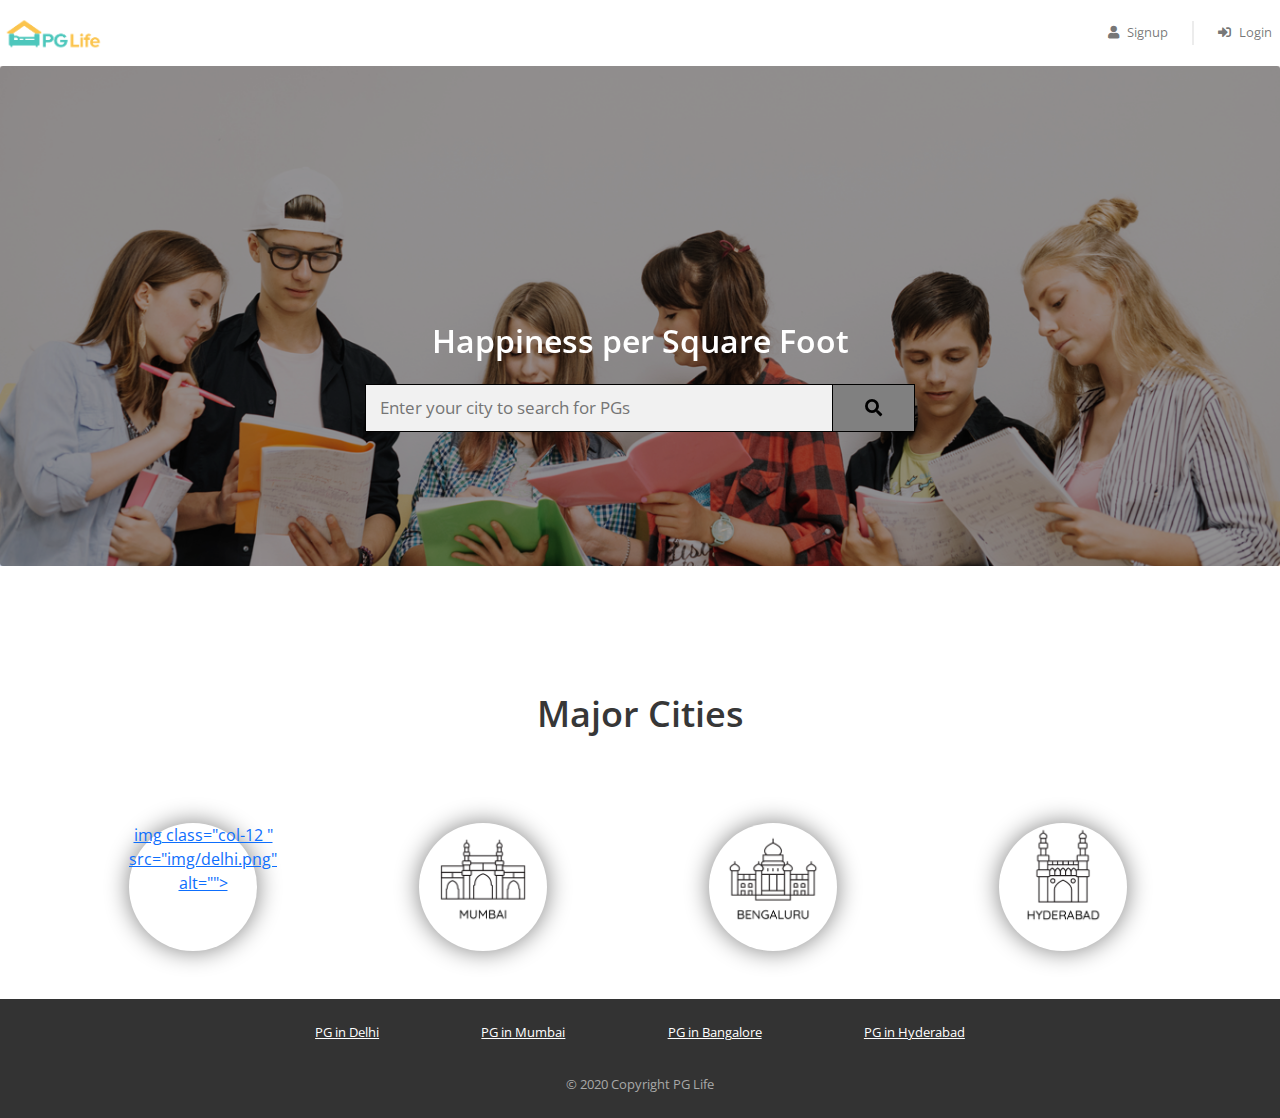
<file: PGLife/index.html>
<!DOCTYPE html>
<html lang="en">
    <head>
        <meta name= "viewport" content="width= device-width, initial-scale=1" >
        <title>Welcome | PG Life</title>

        <link href="css/bootstrap.min.css" rel="stylesheet" />
        <link href="https://use.fontawesome.com/releases/v5.11.2/css/all.css" rel="stylesheet" />
        <link href="https://fonts.googleapis.com/css2?family=Open+Sans:ital,wght@0,300;0,400;0,600;0,700;0,800;1,300;1,400;1,600;1,700;1,800&display=swap" rel="stylesheet" />
        <link href="css/common.css" rel="stylesheet" />
        <link href="css/index.css" rel="stylesheet" />
       
    </head>

    <body>
        <!-- header -->
        <div class="header sticky-top">
            <nav class="navbar navbar-expand-md navbar-light">
                <a class="navbar-brand" href="index.html">
                    <img src="img/logo.png" />
                </a>
                <button class="navbar-toggler" type="button" data-toggle="collapse" data-target="#my-navbar">
                    <span class="navbar-toggler-icon"></span>
                </button>
    
                <div class="collapse navbar-collapse justify-content-end" id="my-navbar">
                    <ul class="navbar-nav">
                        <li class="nav-item">
                            <a class="nav-link" href="#" data-toggle="modal" data-target="#signup-modal">
                                <i class="fas fa-user"></i>Signup
                            </a>
                        </li>
                        <div class="nav-vl"></div>
                        <li class="nav-item">
                            <a class="nav-link" href="#" data-toggle="modal" data-target="#login-modal">
                                <i class="fas fa-sign-in-alt"></i>Login
                            </a>
                        </li>
                    </ul>
                </div>
            </nav>
        </div>
        <!--background image and search bar -->
        <div class= "background1" >
        
            <section>
                
                <div id="background-images1" class="carousel slide carousel-fade" data-ride="carousel">
                    <ol class="carousel-indicators">
                        <li data-target="#background-images1" data-slide-to="0" class="active"></li>
                        <li data-target="#background-images1" data-slide-to="1" class="active"></li>
                        <li data-target="#background-images1" data-slide-to="2" class="active"></li>
                    </ol>
                    <div class="carousel-inner">
                        <div class="carousel-item active">
                            <img class="d-block w-100" src="img/bg.png" alt="slide">
                            <div class="col-12 w-100 card-img-overlay" style="background-color: rgba(0,0,0,0.4);"></div>
                        </div>
                        <div class="carousel-item">
                            <img class="d-block w-100" src="img/bg2.png" alt="slide">
                            <div class="col-12 w-100 card-img-overlay" style="background-color: rgba(0,0,0,0.4);"></div>
                        </div>
                        <div class="carousel-item">
                            <img class="d-block w-100" src="img/bg3.png" alt="slide">
                            <div class="col-12 w-100 card-img-overlay" style="background-color: rgba(0,0,0,0.4);"></div>
                        </div>
                </div>
    
            </section>
            
            
            <section>
             <!-- search bar right align -->
                <div class="content">
                    <h2 class="main-heading text-white p-3">Happiness per Square Foot</h2>
                    <form class ="bar" action="" >
                        <input type="text" placeholder=" Enter your city to search for PGs" name="search">
                        <button>
                            <i class="fa fa-search" style=" font-size: 17px;"> </i>
                        </button>
                    </form>
                </div>
        
            </section>
        </div>
        <!--Major Cities-->
        
        <h1 class="text-center">Major Cities</h1>
        <!--Cities icon Link -->
        <div class="container-fluid">

            <div class="row col-12 py-5 px-5 text-center">

                <div class="col-12 col-sm-6 col-md-3 mx-auto image">
                    <a href="property_listDelhi.html">
                        <div class="city-card box-shadow-custom">
                        img class="col-12 " src="img/delhi.png" alt="">
                    </div>
                    </a>
                </div>

                <div class="col-12 col-sm-6 col-md-3 mx-auto image">
                    <a href="property_list.html">
                        <div class="city-card box-shadow-custom">
                        <img class="col-12 " src="img/mumbai.png" alt="">
                    </div>
                    </a>
                </div>

                <div class="col-12 col-sm-6 col-md-3 mx-auto image">
                    <a href="property_list.html">
                        <div class="city-card box-shadow-custom">
                        <img class="col-12 " src="img/bangalore.png" alt="">
                    </div>
                    </a>
                </div>

                <div class="col-12 col-sm-6 col-md-3 mx-auto image">
                    <a href="property_list.html">
                        <div class="city-card box-shadow-custom">
                        <img class="col-12 " src="img/hyderabad.png" alt="">
                    </div>
                    </a>
                </div>


            </div>
        </div>

        <!-- Footer -->

        <div class="footer">
            <div class="page-container footer-container">
                <div class="footer-cities">
                    <div class="footer-city">
                        <a href="property_list.html">PG in Delhi</a>
                    </div>
                    <div class="footer-city">
                        <a href="property_list.html">PG in Mumbai</a>
                    </div>
                    <div class="footer-city">
                        <a href="property_list.html">PG in Bangalore</a>
                    </div>
                    <div class="footer-city">
                        <a href="property_list.html">PG in Hyderabad</a>
                    </div>
                </div>
                <div class="footer-copyright">© 2020 Copyright PG Life </div>
            </div>
        </div>
    
        <!-- signup modal-->

        <div class="modal fade" id="signup-modal" tabindex="-1" role="dialog" aria-labelledby="signup-heading" aria-hidden="true">
            <div class="modal-dialog" role="document">
                <div class="modal-content">
                    <div class="modal-header">
                        <h5 class="modal-title" id="signup-heading">Signup with PGLife</h5>
                        <button type="button" class="close" data-dismiss="modal" aria-label="Close">
                            <span aria-hidden="true">&times;</span>
                        </button>
                    </div>
    
                    <div class="modal-body">
                        <form id="signup-form" class="form" role="form">
                            <div class="input-group form-group">
                                <div class="input-group-prepend">
                                    <span class="input-group-text">
                                        <i class="fas fa-user"></i>
                                    </span>
                                </div>
                                <input type="text" class="form-control" name="full_name" placeholder="Full Name" maxlength="30" required>
                            </div>
    
                            <div class="input-group form-group">
                                <div class="input-group-prepend">
                                    <span class="input-group-text">
                                        <i class="fas fa-phone-alt"></i>
                                    </span>
                                </div>
                                <input type="text" class="form-control" name="phone" placeholder="Phone Number" maxlength="10" minlength="10" required>
                            </div>
    
                            <div class="input-group form-group">
                                <div class="input-group-prepend">
                                    <span class="input-group-text">
                                        <i class="fas fa-envelope"></i>
                                    </span>
                                </div>
                                <input type="email" class="form-control" name="email" placeholder="Email" required>
                            </div>
    
                            <div class="input-group form-group">
                                <div class="input-group-prepend">
                                    <span class="input-group-text">
                                        <i class="fas fa-lock"></i>
                                    </span>
                                </div>
                                <input type="password" class="form-control" name="password" placeholder="Password" minlength="6" required>
                            </div>
    
                            <div class="input-group form-group">
                                <div class="input-group-prepend">
                                    <span class="input-group-text">
                                        <i class="fas fa-university"></i>
                                    </span>
                                </div>
                                <input type="text" class="form-control" name="college_name" placeholder="College Name" maxlength="150" required>
                            </div>
    
                            <div class="form-group">
                                <span>I'm a</span>
                                <input type="radio" class="ml-3" id="gender-male" name="gender" value="male" /> Male
                                <label for="gender-male">
                                </label>
                                <input type="radio" class="ml-3" id="gender-female" name="gender" value="female" />
                                <label for="gender-female">
                                    Female
                                </label>
                            </div>
    
                            <div class="form-group">
                                <button type="submit" class="btn btn-block btn-primary">Create Account</button>
                            </div>
                        </form>
                    </div>
    
                    <div class="modal-footer">
                        <span>Already have an account?
                            <a href="#" data-dismiss="modal" data-toggle="modal" data-target="#login-modal">Login</a>
                        </span>
                    </div>
                </div>
            </div>
        </div>
        <!-- signin modal -->

        <div class="modal fade" id="login-modal" tabindex="-1" role="dialog" aria-labelledby="login-heading" aria-hidden="true">
            <div class="modal-dialog modal-dialog-centered" role="document">
                <div class="modal-content">
                    <div class="modal-header">
                        <h5 class="modal-title" id="login-heading">Login with PGLife</h5>
                        <button type="button" class="close" data-dismiss="modal" aria-label="Close">
                            <span aria-hidden="true">&times;</span>
                        </button>
                    </div>
    
                    <div class="modal-body">
                        <form id="login-form" class="form" role="form">
                            <div class="input-group form-group">
                                <div class="input-group-prepend">
                                    <span class="input-group-text">
                                        <i class="fas fa-user"></i>
                                    </span>
                                </div>
                                <input type="email" class="form-control" name="email" placeholder="Email" required>
                            </div>
    
                            <div class="input-group form-group">
                                <div class="input-group-prepend">
                                    <span class="input-group-text">
                                        <i class="fas fa-lock"></i>
                                    </span>
                                </div>
                                <input type="password" class="form-control" name="password" placeholder="Password" minlength="6" required>
                            </div>
    
                            <div class="form-group">
                                <button type="submit" class="btn btn-block btn-primary">Login</button>
                            </div>
                        </form>
                    </div>
    
                    <div class="modal-footer">
                        <span>
                            <a href="#" data-dismiss="modal" data-toggle="modal" data-target="#signup-modal">Click here</a>
                            to register a new account
                        </span>
                    </div>
                </div>
            </div>
        </div>
        <script type="text/javascript" src="js/jquery.js"></script>
        <script type="text/javascript" src="js/bootstrap.min.js"></script>
    
    </body>
</html>
</file>
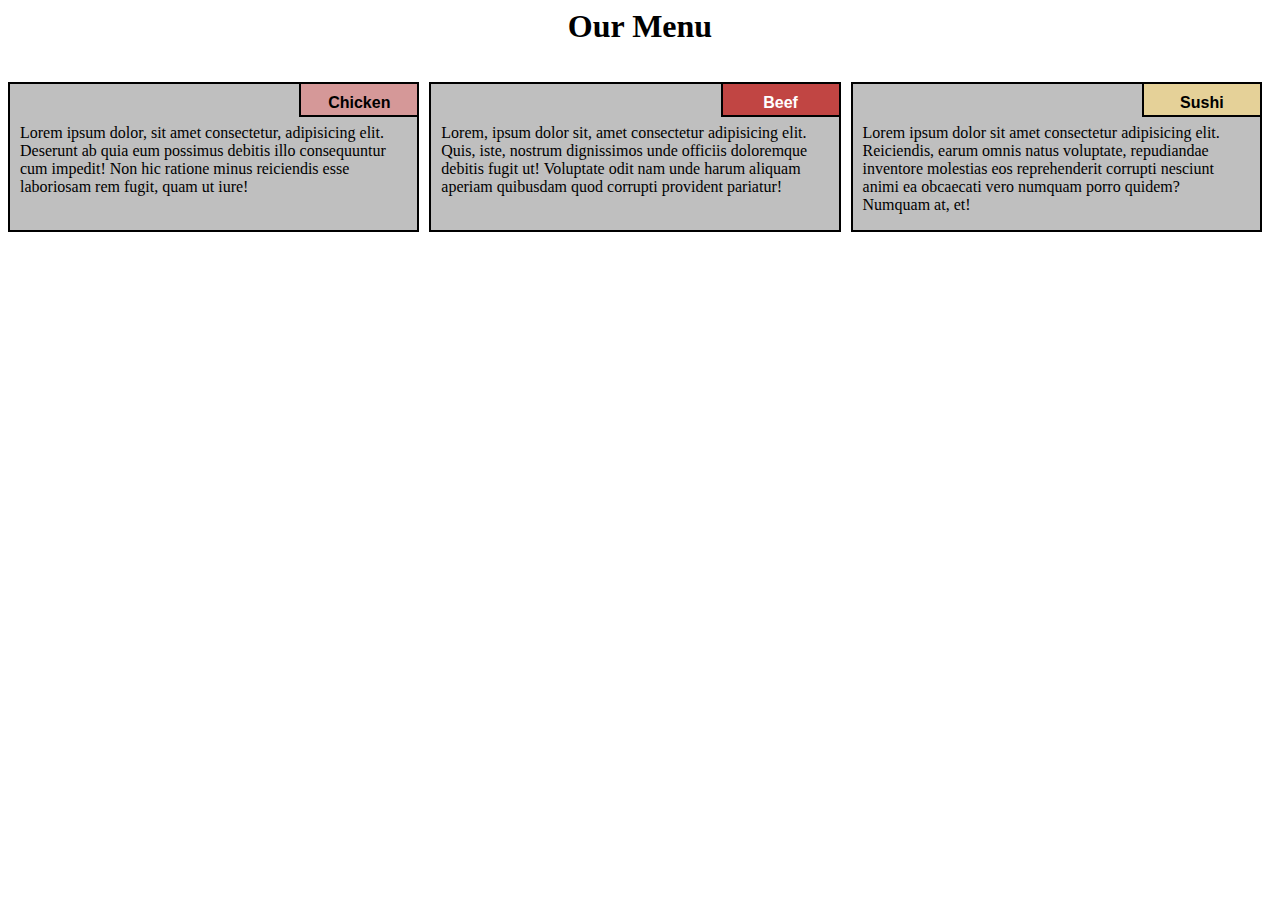
<file: style 4/index.html>
<html lang="en">
<head>
	<meta charset="UTF-8">
	<meta name="viewport" content="width=device-width, initial-scale=1.0">
	 <link rel="stylesheet" href="css/style.css">
	<title>Responsive Layout</title>



</head>
<body>
	<div class="row">
	<h1>Our Menu</h1>
  <div class="col-lg-4 col-md-6 col-sm-12" id="container">
    <p>Lorem ipsum dolor, sit amet consectetur, adipisicing elit. Deserunt ab quia eum possimus debitis illo consequuntur cum impedit! Non hic ratione minus reiciendis esse laboriosam rem fugit, quam ut iure!</p>
  	<p id="p1">Chicken</p>

  	</div>

  

  <div class="col-lg-4 col-md-6 col-sm-12" id="container"><p>Lorem, ipsum dolor sit, amet consectetur adipisicing elit. Quis, iste, nostrum dignissimos unde officiis doloremque debitis fugit ut! Voluptate odit nam unde harum aliquam aperiam quibusdam quod corrupti provident pariatur!</p>

  	<p id="p2">Beef</p>

  </div>

  <div class="col-lg-4 col-md-12 col-sm-12" id="container"><p>Lorem ipsum dolor sit amet consectetur adipisicing elit. Reiciendis, earum omnis natus voluptate, repudiandae inventore molestias eos reprehenderit corrupti nesciunt animi ea obcaecati vero numquam porro quidem? Numquam at, et!</p>

  	<p  id="p3">Sushi</p>

  </div>

	</div>	

</body>
</html>
</file>
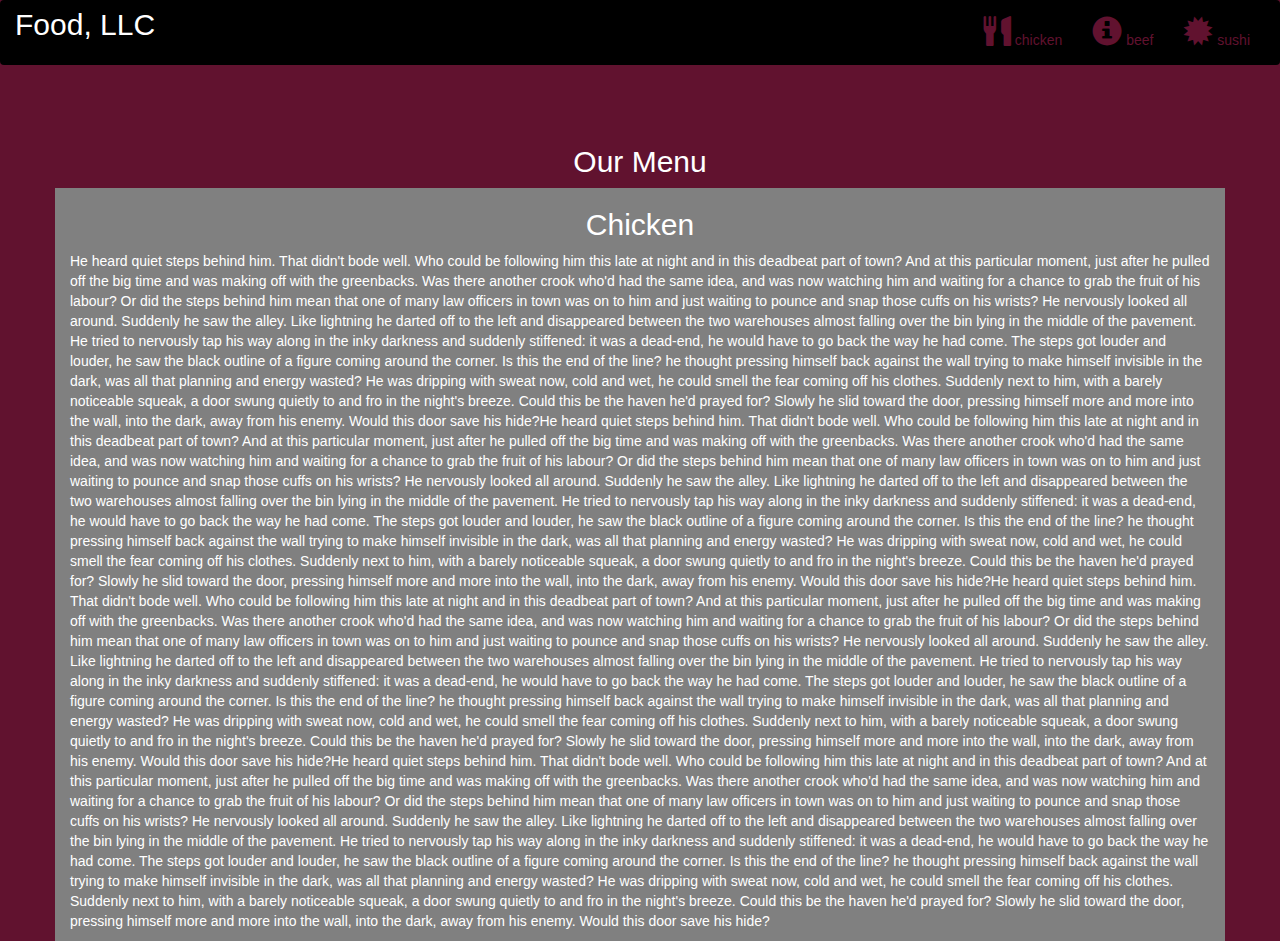
<file: week3full/index.html>
<!DOCTYPE html>
<html lang="en">
<head>
  <title>Bootstrap Example</title>
  <meta charset="utf-8">
  <meta name="viewport" content="width=device-width, initial-scale=1">
  <link rel="stylesheet" href="https://maxcdn.bootstrapcdn.com/bootstrap/3.4.1/css/bootstrap.min.css">
  <link rel="stylesheet" type="text/css" href="style.css">
  <script src="https://ajax.googleapis.com/ajax/libs/jquery/3.5.1/jquery.min.js"></script>
  <script src="https://maxcdn.bootstrapcdn.com/bootstrap/3.4.1/js/bootstrap.min.js"></script>
</head>
<body>

<nav class="navbar navbar-inverse">
  <div class="container-fluid">
    <div class="navbar-header">
      <button type="button" class="navbar-toggle" data-toggle="collapse" data-target="#myNavbar">
        <span class="icon-bar"></span>
        <span class="icon-bar"></span>
        <span class="icon-bar"></span>                        
      </button>
      <a class="navbar-brand" href="#" >Food, LLC</a>
    </div>
    <div class="collapse navbar-collapse" id="myNavbar">
    
      <ul class="nav navbar-nav navbar-right" >
        <li style>
        <a href="#" > 
        <span class="glyphicon glyphicon-cutlery"></span> chicken</a>
        </li>
        <li>
        <a href="#" >
        <span class="glyphicon glyphicon-info-sign"></span> beef</a>
        </li>
        <li>
        <a href="#">
        <span class="glyphicon glyphicon-certificate"></span> sushi</a>
        </li>
      </ul>
    </div>
  </div>
</nav>
<br>
<br>  
<h1><p class="text-center">Our Menu</p></h1>


<div id="main-content" class="container">
  <div id="home-tiles" class="row">
      <div class="col-md-12 col-sm-12 col-xs-12">
            
            <p id="chickstory">
          <h2>Chicken</h2>
              He heard quiet steps behind him. That didn't bode well. Who could be following him this late at night and in this deadbeat part of town? And at this particular moment, just after he pulled off the big time and was making off with the greenbacks. Was there another crook who'd had the same idea, and was now watching him and waiting for a chance to grab the fruit of his labour? Or did the steps behind him mean that one of many law officers in town was on to him and just waiting to pounce and snap those cuffs on his wrists? He nervously looked all around. Suddenly he saw the alley. Like lightning he darted off to the left and disappeared between the two warehouses almost falling over the bin lying in the middle of the pavement. He tried to nervously tap his way along in the inky darkness and suddenly stiffened: it was a dead-end, he would have to go back the way he had come. The steps got louder and louder, he saw the black outline of a figure coming around the corner. Is this the end of the line? he thought pressing himself back against the wall trying to make himself invisible in the dark, was all that planning and energy wasted? He was dripping with sweat now, cold and wet, he could smell the fear coming off his clothes. Suddenly next to him, with a barely noticeable squeak, a door swung quietly to and fro in the night's breeze. Could this be the haven he'd prayed for? Slowly he slid toward the door, pressing himself more and more into the wall, into the dark, away from his enemy. Would this door save his hide?He heard quiet steps behind him. That didn't bode well. Who could be following him this late at night and in this deadbeat part of town? And at this particular moment, just after he pulled off the big time and was making off with the greenbacks. Was there another crook who'd had the same idea, and was now watching him and waiting for a chance to grab the fruit of his labour? Or did the steps behind him mean that one of many law officers in town was on to him and just waiting to pounce and snap those cuffs on his wrists? He nervously looked all around. Suddenly he saw the alley. Like lightning he darted off to the left and disappeared between the two warehouses almost falling over the bin lying in the middle of the pavement. He tried to nervously tap his way along in the inky darkness and suddenly stiffened: it was a dead-end, he would have to go back the way he had come. The steps got louder and louder, he saw the black outline of a figure coming around the corner. Is this the end of the line? he thought pressing himself back against the wall trying to make himself invisible in the dark, was all that planning and energy wasted? He was dripping with sweat now, cold and wet, he could smell the fear coming off his clothes. Suddenly next to him, with a barely noticeable squeak, a door swung quietly to and fro in the night's breeze. Could this be the haven he'd prayed for? Slowly he slid toward the door, pressing himself more and more into the wall, into the dark, away from his enemy. Would this door save his hide?He heard quiet steps behind him. That didn't bode well. Who could be following him this late at night and in this deadbeat part of town? And at this particular moment, just after he pulled off the big time and was making off with the greenbacks. Was there another crook who'd had the same idea, and was now watching him and waiting for a chance to grab the fruit of his labour? Or did the steps behind him mean that one of many law officers in town was on to him and just waiting to pounce and snap those cuffs on his wrists? He nervously looked all around. Suddenly he saw the alley. Like lightning he darted off to the left and disappeared between the two warehouses almost falling over the bin lying in the middle of the pavement. He tried to nervously tap his way along in the inky darkness and suddenly stiffened: it was a dead-end, he would have to go back the way he had come. The steps got louder and louder, he saw the black outline of a figure coming around the corner. Is this the end of the line? he thought pressing himself back against the wall trying to make himself invisible in the dark, was all that planning and energy wasted? He was dripping with sweat now, cold and wet, he could smell the fear coming off his clothes. Suddenly next to him, with a barely noticeable squeak, a door swung quietly to and fro in the night's breeze. Could this be the haven he'd prayed for? Slowly he slid toward the door, pressing himself more and more into the wall, into the dark, away from his enemy. Would this door save his hide?He heard quiet steps behind him. That didn't bode well. Who could be following him this late at night and in this deadbeat part of town? And at this particular moment, just after he pulled off the big time and was making off with the greenbacks. Was there another crook who'd had the same idea, and was now watching him and waiting for a chance to grab the fruit of his labour? Or did the steps behind him mean that one of many law officers in town was on to him and just waiting to pounce and snap those cuffs on his wrists? He nervously looked all around. Suddenly he saw the alley. Like lightning he darted off to the left and disappeared between the two warehouses almost falling over the bin lying in the middle of the pavement. He tried to nervously tap his way along in the inky darkness and suddenly stiffened: it was a dead-end, he would have to go back the way he had come. The steps got louder and louder, he saw the black outline of a figure coming around the corner. Is this the end of the line? he thought pressing himself back against the wall trying to make himself invisible in the dark, was all that planning and energy wasted? He was dripping with sweat now, cold and wet, he could smell the fear coming off his clothes. Suddenly next to him, with a barely noticeable squeak, a door swung quietly to and fro in the night's breeze. Could this be the haven he'd prayed for? Slowly he slid toward the door, pressing himself more and more into the wall, into the dark, away from his enemy. Would this door save his hide?
            </p>
      </div>
    </div>
</div>

</body>
</html>
</file>
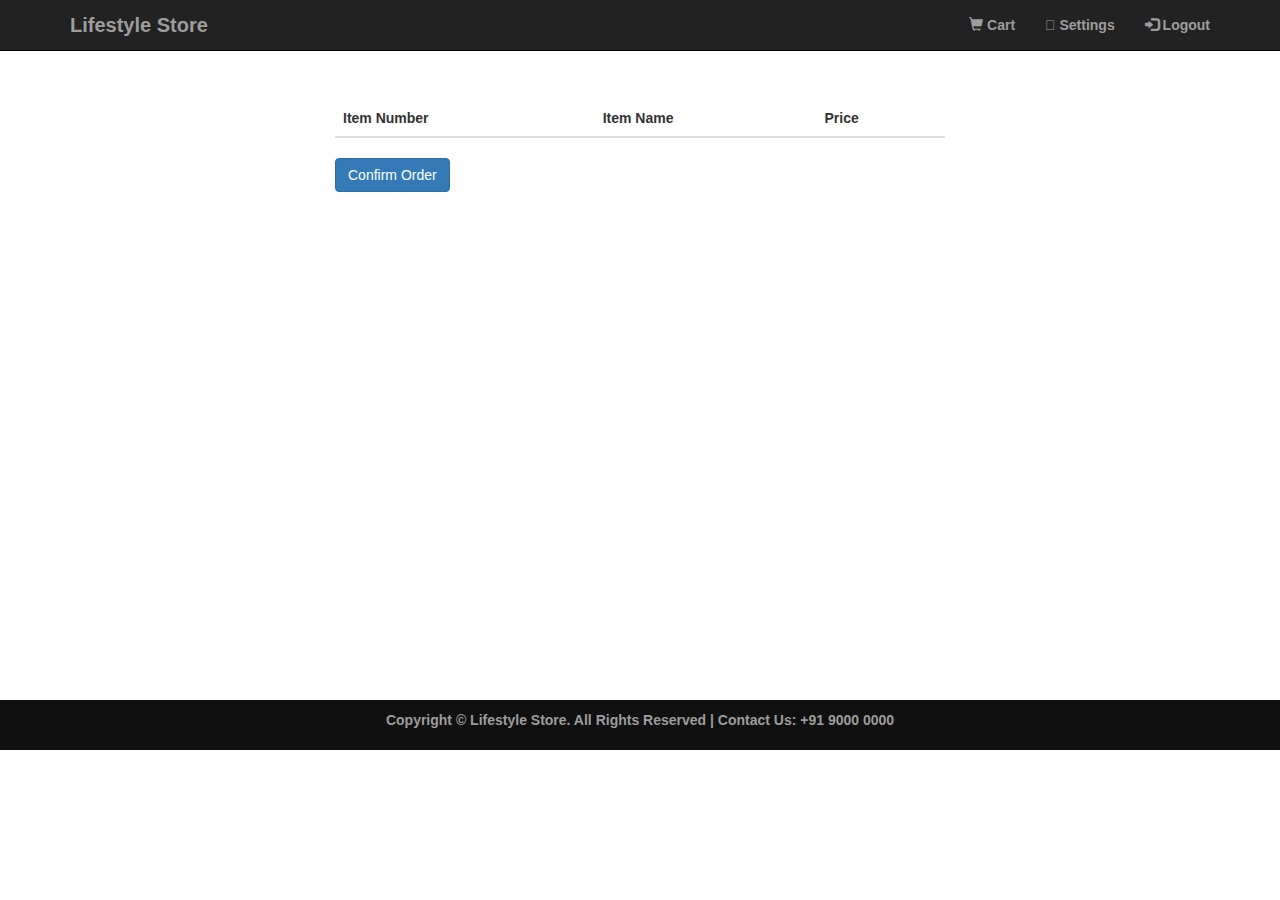
<file: bootstrap-3.3.7-dist-1/cart.html>
<!DOCTYPE html>
<html lang="en">

<head>
    <meta name="viewport" content="width-device-width" , initial -scale=1">
    <title>Cart | Life Style Store</title>
    <link href="css/bootstrap.css" rel="stylesheet">
    <link href="css/style.css" rel="stylesheet">
    <script src="js/jquery.js"></script>
    <script src="js/bootstrap.min.js"></script>

</head>

<body>
    <div class="container-fluid" id="content">
        <div class="navbar navbar-inverse navbar-fixed-top">
            <div class="container">
                <div class="navbar-header">
                    <button type="button" class="navbar-toggle" data-toggle="collapse" data-target="#myNavbar">
                        <span class="icon-bar"></span>
                        <span class="icon-bar"></span>
                        <span class="icon-bar"></span>
                    </button>
                    <a class="navbar-brand" href="products.html">Lifestyle Store</a>
                </div>
                <div class="collapse navbar-collapse" id="myNavbar">
                    <ul class="nav navbar-nav navbar-right">
                        <li><a href="cart.html"><span class="glyphicon glyphicon-shopping-cart"></span> Cart</a></li>
                        <li><a href="settings.html"><span class="glyhicon glyphicon-user"></span> Settings</a></li>
                        <li><a href="javascript:void(0)" onclick="logout()"><span class="glyphicon glyphicon-log-in"></span> Logout</a></li>
                    </ul>
                </div>
            </div>
        </div>
        <div class="row decor_bg">
            <div class="col-md-6 col-md-offset-3">
                <table class="table table-striped" id="cartTable">
                    <thead>
                        <tr>
                            <th>Item Number</th>
                            <th>Item Name</th>
                            <th>Price</th>
                        </tr>
                    </thead>
                    <tbody>
                    </tbody>

                </table>
                <a href='success.html' class='btn btn-primary'>Confirm Order</a>
            </div>
        </div>
    </div>
    <footer>
        <div class="container">
            <center>
                <p>Copyright &copy; Lifestyle Store. All Rights Reserved | Contact Us: +91 9000 0000</p>
            </center>
        </div>
    </footer>
    <script>
        function logout() {
            sessionStorage.setItem("isLoggedIn", false);
            sessionStorage.setItem("loggedInUserEmail", '');
            window.location.replace("login.html");
        }
        const id = new URLSearchParams(window.location.search).get('id');
        if (id) {
            fetch(`http://localhost:3000/products/${id}`, {
                method: 'GET',
                headers: {
                    'Content-Type': 'application/json',
                }
            })
                .then(response => response.json())
                .then(data => {
                    fetch('http://localhost:3000/carts', {
                        method: 'POST',
                        headers: {
                            'Content-Type': 'application/json',
                        },
                        body: JSON.stringify(data),
                    })
                        .then(response => response.json())
                        .then(data => {

                            fetchCartData();
                            console.log('product successfully added to cart:', data);
                            setTimeout(function () {
                                alert("Product Successfully added to the cart");
                            }, 100);
                        })
                        .catch((error) => {
                            fetchCartData();
                            setTimeout(function () {
                                if (error.message === "Unexpected token E in JSON at position 0") {
                                    alert("Item is already present in your cart");
                                }
                            }, 100)
                            console.error('Error:', error);
                        });
                })
                .catch((error) => {
                    console.error('Error:', error);
                });
        }
        else {
            fetchCartData();
        }

        function fetchCartData() {
            fetch('http://localhost:3000/carts', {
                method: 'GET',
                headers: {
                    'Content-Type': 'application/json',
                }
            })
                .then(response => response.json())
                .then(data => {
                    console.log('items in the cart is', data);
                    var tbodyRef = document.getElementById('cartTable').getElementsByTagName('tbody')[0];
                    let template = '';
                    var totalPrice = 0;
                    data.forEach((product) => {
                        debugger;
                        totalPrice = Number(totalPrice) + Number(product.price);
                        template = template + `
                        <tr>
                            <td>${product.id}</td>
                            <td>${product.title}</td>
                            <td>Rs ${product.price} </td>
                        </tr>
                        `
                    });
                    debugger;
                    template = template + `
                    <tr>
                            <td></td>
                            <td>Total</td>
                            <td>Rs ${totalPrice} </td>
                        </tr>
                    `
                    tbodyRef.innerHTML = template;
                })
                .catch((error) => {
                    console.error('Error:', error);
                });
        }

    </script>
</body>

</html>
</file>
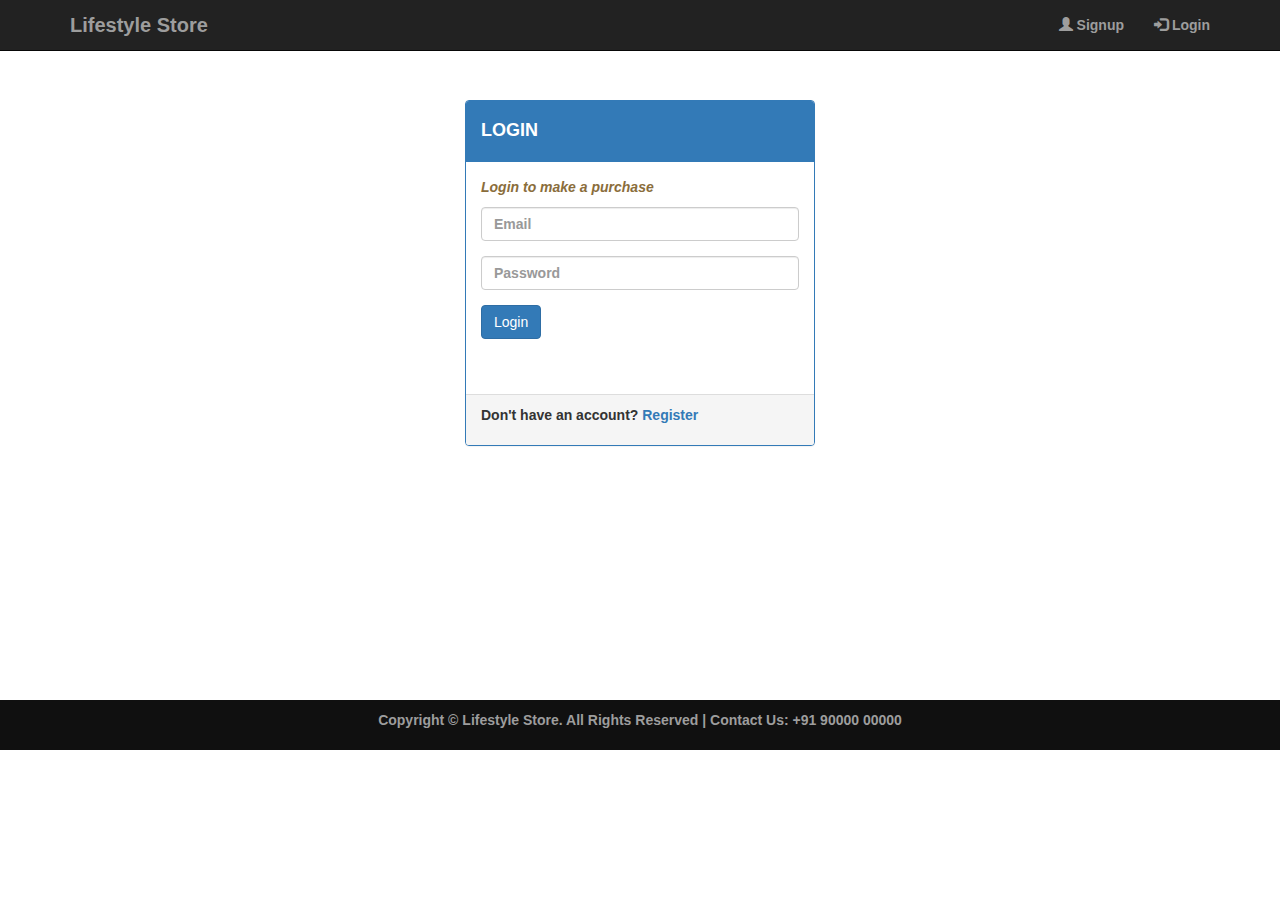
<file: bootstrap-3.3.7-dist-1/login.html>
<!DOCTYPE html>
<html lang="en">

<head>
    <meta name="viewport" content="width=device-width, initial-scale=1">
    <title>Signup | Life Style Store</title>
    <link href="css/bootstrap.min.css" rel="stylesheet">
    <link href="css/style.css" rel="stylesheet">
    <script src="js/jquery.js"></script>
    <script src="js/bootstrap.min.js"></script>
</head>

<body>
    <div class="navbar navbar-inverse navbar-fixed-top">
        <div class="container">
            <div class="navbar-header">
                <button type="button" class="navbar-toggle" data-toggle="collapse" dat-target="#myNavbar1">
                    <span class="icon-bar"></span>
                    <span class="icon-bar"></span>
                    <span class="icon-bar"></span>
                </button>
                <a class="navbar-brand" href="index.html">Lifestyle Store</a>
            </div>
            <div class="collapse navbar-collapse" id="myNavbar1">
                <ul class="nav navbar-nav navbar-right">
                    <li><a href="signup.html"><span class="glyphicon glyphicon-user"></span> Signup</a></li>
                    <li><a href="login.html"><span class="glyphicon glyphicon-log-in"></span> Login</a></li>
                </ul>
            </div>
        </div>
    </div>
    <div class="container-fluid decor_bg" id="content">
        <div class="row">
            <div class="container">
                <div class="col-lg-4 col-lg-offset-4 col-md-6 col-md-offset-3">
                    <div class="panel panel-primary">
                        <div class="panel-heading">
                            <h4>LOGIN</h4>
                        </div>
                        <div class="panel-body">
                            <p class="text-warning"><i>Login to make a purchase</i></p>
                            <form onsubmit="return validate()" name="loginForm" method="post">
                                <div class="form-group">
                                    <input type="email" class="form-control" placeholder="Email" name="email">
                                </div>
                                <div class="form-group">
                                    <input type="password" class="form-control" placeholder="Password" name="password">
                                </div>
                                <button type="submit" name="submit" class="btn btn-primary">
                                    Login</button><br><br>
                            </form><br />
                        </div>
                        <div class="panel-footer">
                            <p>Don't have an account? <a href="signup.html">Register</a></p>
                        </div>
                    </div>
                </div>
            </div>
        </div>
    </div>
    <footer>
        <div class="container">
            <center>
                <p>Copyright &copy; Lifestyle Store. All Rights Reserved | Contact Us: +91 90000 00000</p>
            </center>
        </div>
    </footer>
    <script>
                function emptyCartDataOnLogout() {
            fetch('http://localhost:3000/carts', {
                method: 'GET', // or 'PUT'
                headers: {
                    'Content-Type': 'application/json',
                }
            })
                .then(response => response.json())
                .then(data => {
                    data.forEach((product) => {
                        fetch(`http://localhost:3000/carts/${product.id}`, {
                            method: 'DELETE', // or 'PUT'
                            headers: {
                                'Content-Type': 'application/json',
                            }
                        })
                            .then(response => response.json())
                            .then(data => {
                                console.log('items in the cart is deleted', data);
                            })
                            .catch((error) => {
                                console.error('Error:', error);
                            });
                    });
                })
                .catch((error) => {
                    console.error('Error:', error);
                });
                return false;
        }
        function validate() {
            var email = document.loginForm.email.value;
            var password = document.loginForm.password.value;

            fetch(`http://localhost:3000/users?email=${email}&password=${password}`, {
                method: 'GET',
                headers: {
                    'Content-Type': 'application/json',
                }
            })
                .then(response => response.json())
                .then(data => {
                    console.log(data);
                    if (data.length > 0) {
                        setTimeout(function () {
                            window.location.replace("products.html");
                        }, 100);
                        sessionStorage.setItem("isLoggedIn", true);
                        sessionStorage.setItem("loggedInUserEmail", document.loginForm.email.value);
                        alert("Log In Successful");
                    }
                    else {
                        alert("Login Failed!! Please provide a valid credentials");
                        sessionStorage.setItem("isLoggedIn", false);
                    }
                })
                .catch((error) => {
                    console.error('Error:', error);
                });
            return false;
        }

        window.addEventListener('DOMContentLoaded', () => emptyCartDataOnLogout());

    </script>
</body>

</html>
</file>
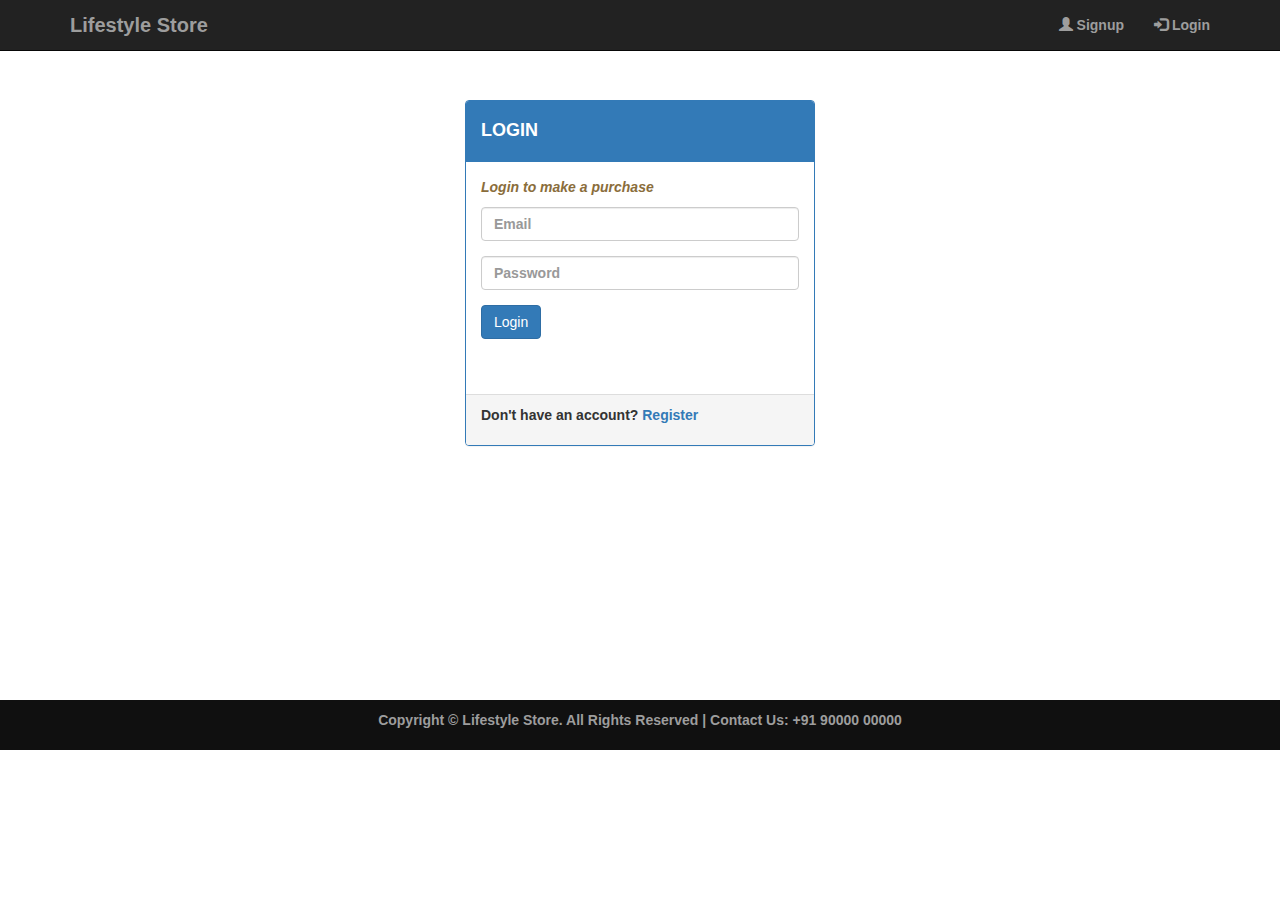
<file: bootstrap-3.3.7-dist-1/products.html>
<!DOCTYPE html>
<html lang="en">

<head>
    <!-- <meta name="viewport" content="width-device-width, initial-scale-1"> -->
    <title>Product | Life Style store</title>
    <link href="css/bootstrap.min.css" rel="stylesheet">
    <link href="css/style.css" rel="stylesheet">
    <script src="js/jquery.js"></script>
    <script src="js/bootstrap.min.js"></script>
</head>

<body>
    <div class="navbar navbar-inverse navbar-fixed-top">
        <div class="container">
            <div class="navbar-header">
                <button type="button" class="navbar-toggle" dat-toggle="collapse" dat-target="#myNavbar">
                    <span class="icon-bar"></span>
                    <span class="icon-bar"></span>
                    <span class="icon-bar"></span>
                </button>
                <a class="navbar-brand" href="products.html">Lifestyle Store</a>
            </div>
            <div class="collapse navbar-collapse" id="myNavbar">
                <ul class="nav navbar-nav navbar-right">
                    <li><a href="cart.html"><span class="glyphicon glyphicon-shopping-cart"></span> Cart </a></li>
                    <li><a href="settings.html"><span class="glyphicon glyphicon-user"></span> Settings</a></li>
                    <li><a href="javascript:void(0)" onclick="logout()"><span class="glyphicon glyphicon-log-in"></span>
                            Logout </a></li>
                </ul>
            </div>
        </div>
    </div>
    <div class="container" id="content">

        <!-- Jumbotron Header -->
        <div class="jumbotron home-spacer" id="products-jumbotron">
            <h1>Welcome to our Lifestyle Store!</h1>
            <p>We have the best cameras,watches and shirts for you. No need to hunt around,we have allin one place.</p>
        </div>
        <hr>
        <div class="row text-center" id="cameras"></div>
    </div>
    <hr>
    </div>
    <footer>
        <div class="container">
            <center>
                <p>Copyright &copy; Lifestyle Store. All Rights Reserved | Contact Us: +91 90000 00000</p>
            </center>
        </div>
    </footer>

    <script>
        function logout() {
            sessionStorage.setItem("isLoggedIn", false);
            sessionStorage.setItem("loggedInUserEmail", '');
            window.location.replace("login.html");
        }

        const renderProducts = async function () {
            debugger;
            if (JSON.parse(sessionStorage.getItem("isLoggedIn"))) {
                const res = await fetch('http://localhost:3000/products', {
                    method: 'GET',
                    headers: {
                        'Content-Type': 'application/json',
                    }
                });

                const posts = await res.json();
                let template = '';
                posts.forEach((product) => {
                    template = template + `
                    <div class="col-md-3 col-sm-6 home-feature">
                <div class="thumbnail">
                    <img src="${product.image}" alt="">
                    <div class="caption">
                        <h3>${product.title}</h3>
                        <p>Price: Rs. ${product.price} </p>
                        <p><a href="/cart.html?id=${product.id}" id=${product.id} role="button" class="btn btn-primary btn-block">Add to Cart</a></p>
                    </div>
                </div>
            </div>
                    `
                });
                document.getElementById('cameras').innerHTML = template;

            }
            else {
                alert("Please Login first to access this page.")
                window.location.replace("login.html");
            }
        }
        window.addEventListener('DOMContentLoaded', () => renderProducts());
    </script>
</body>

</html>
</file>
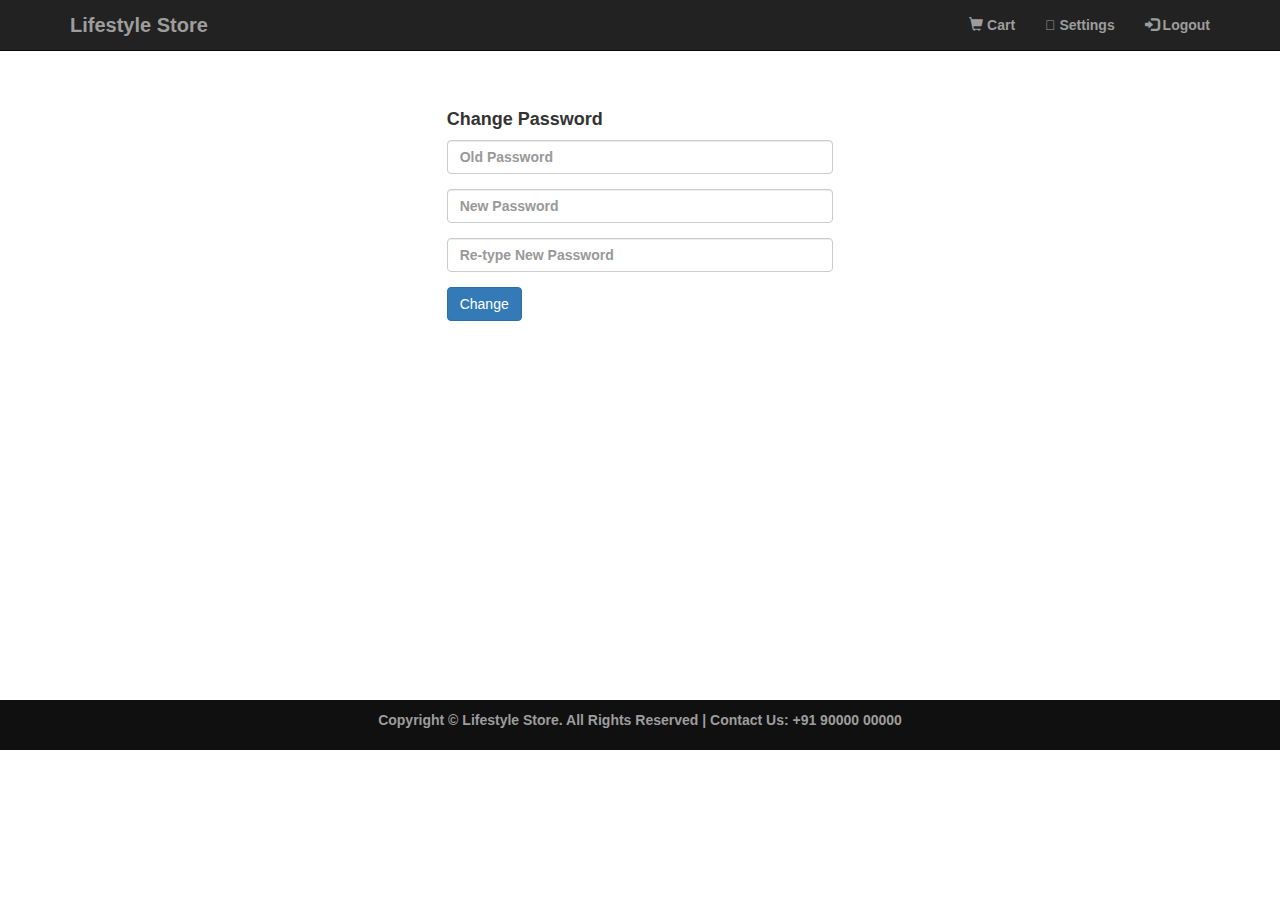
<file: bootstrap-3.3.7-dist-1/settings.html>
<!DOCTYPE html>
<html lang="en">

<head>
    <meta name="viewport" content="width=device-width, initial-scale=1">
    <title>Settings | Life Style Store</title>
    <link href="css/bootstrap.css" rel="stylesheet">
    <link href="css/style.css" rel="stylesheet">
    <script src="js/jquery.js"></script>
    <script src="js/bootstrap.min.js"></script>
</head>

<body>
    <div class="container-fluid" id="content">
        <div class="navbar navbar-inverse navbar-fixed-top">
            <div class="container">
                <div class="navbar-header">
                    <button type="button" class="navbar-toggle" data-toggle="collapse" data-target="#myNavbar">
                        <span class="icon-bar"></span>
                        <span class="icon-bar"></span>
                        <span class="icon-bar"></span>
                    </button>
                    <a class="navbar-brand" href="products.html">Lifestyle Store</a>
                </div>
                <div class="collapse navbar-collapse" id="myNavbar">
                    <ul class="nav navbar-nav navbar-right">
                        <li><a href="cart.html"><span class="glyphicon glyphicon-shopping-cart"></span> Cart</a></li>
                        <li><a href="settings.html"><span class="glyhicon glyphicon-user"></span> Settings</a></li>
                        <li><a href="javascript:void(0)" onclick="logout()"><span
                                    class="glyphicon glyphicon-log-in"></span> Logout</a></li>
                    </ul>
                </div>
            </div>
        </div>
        <div class="container-fluid" id="content">
            <div class="row">
                <div class="col-lg-4 col-lg-offset-4" id="settings-container">
                    <h4>Change Password</h4>
                    <form onsubmit="return validate()" name="settingsForm" method="post">
                        <div class="form-group">
                            <input type="password" class="form-control" name="old_password" placeholder="Old Password"
                                required>
                        </div>
                        <div class="form-group">
                            <input type="password" class="form-control" name="new_password" placeholder="New Password"
                                required>

                        </div>
                        <div class="form-group">
                            <input type="password" class="form-control" name="retype_password"
                                placeholder="Re-type New Password" required>

                        </div>
                        <button type="submit" class="btn btn-primary">Change</button>
                    </form>
                </div>
            </div>
        </div>
    </div>
    <footer>
        <div class="container">
            <center>
                <p>Copyright &copy; Lifestyle Store. All Rights Reserved | Contact Us: +91 90000 00000</p>
            </center>
        </div>
    </footer>
    <script>
        function logout() {
            sessionStorage.setItem("isLoggedIn", false);
            sessionStorage.setItem("loggedInUserEmail", '');
            window.location.replace("login.html");
        }
        function validate() {
            let old_password = document.settingsForm.old_password.value;
            let new_password = document.settingsForm.new_password.value;
            let retype_password = document.settingsForm.retype_password.value;
            let email = sessionStorage.getItem("loggedInUserEmail");

            if (new_password === retype_password) {
                fetch(`http://localhost:3000/users?email=${email}&password=${old_password}`, {
                    method: 'GET',
                    headers: {
                        'Content-Type': 'application/json',
                    }
                })
                    .then(response => response.json())
                    .then(data => {
                        console.log(data);
                        if (data.length > 0) {
                            let payload = {
                                id: data[0].id,
                                name: data[0].name,
                                email: data[0].email,
                                password: new_password,
                                contact: data[0].contact,
                                city: data[0].city,
                                address: data[0].address
                            }
                            const putMethod = {
                                method: 'PUT', // Method itself
                                headers: {
                                    'Content-type': 'application/json; charset=UTF-8' // Indicates the content 
                                },
                                body: JSON.stringify(payload) // We send data in JSON format
                            }

                            // make the HTTP put request using fetch api
                            fetch(`http://localhost:3000/users/${payload.id}`, putMethod)
                                .then(response => response.json())
                                .then(data => {
                                    debugger;
                                    alert("Credentials successfully updated.");

                                }) // Manipulate the data retrieved back, if we want to do something with it
                                .catch(err => console.log(err))
                            // setTimeout(function () {
                            //     window.location.replace("products.html");
                            //     alert
                            // }, 100);
                            // sessionStorage.setItem("isLoggedIn", false);
                            // alert("Log In Successful");
                        }
                        else {
                            alert("Please Enter a valid old password.");
                            // sessionStorage.setItem("isLoggedIn", false);
                        }
                    })
                    .catch((error) => {
                        console.error('Error:', error);
                    });
            }
            else {
                alert("New password doesn't match with retyped password.");
            }

            //     var payload={
            //     "id":new Date().getTime().toString(),
            //     "name":document.signupForm.name.value,
            //     "email":document.signupForm.email.value,
            //     "password":document.signupForm.password.value,
            //     "contact":document.signupForm.contact.value,
            //     "city":document.signupForm.city.value,
            //     "Address":document.signupForm.address.value
            // }


            return false;
        }
    </script>
</body>

</html>
</file>
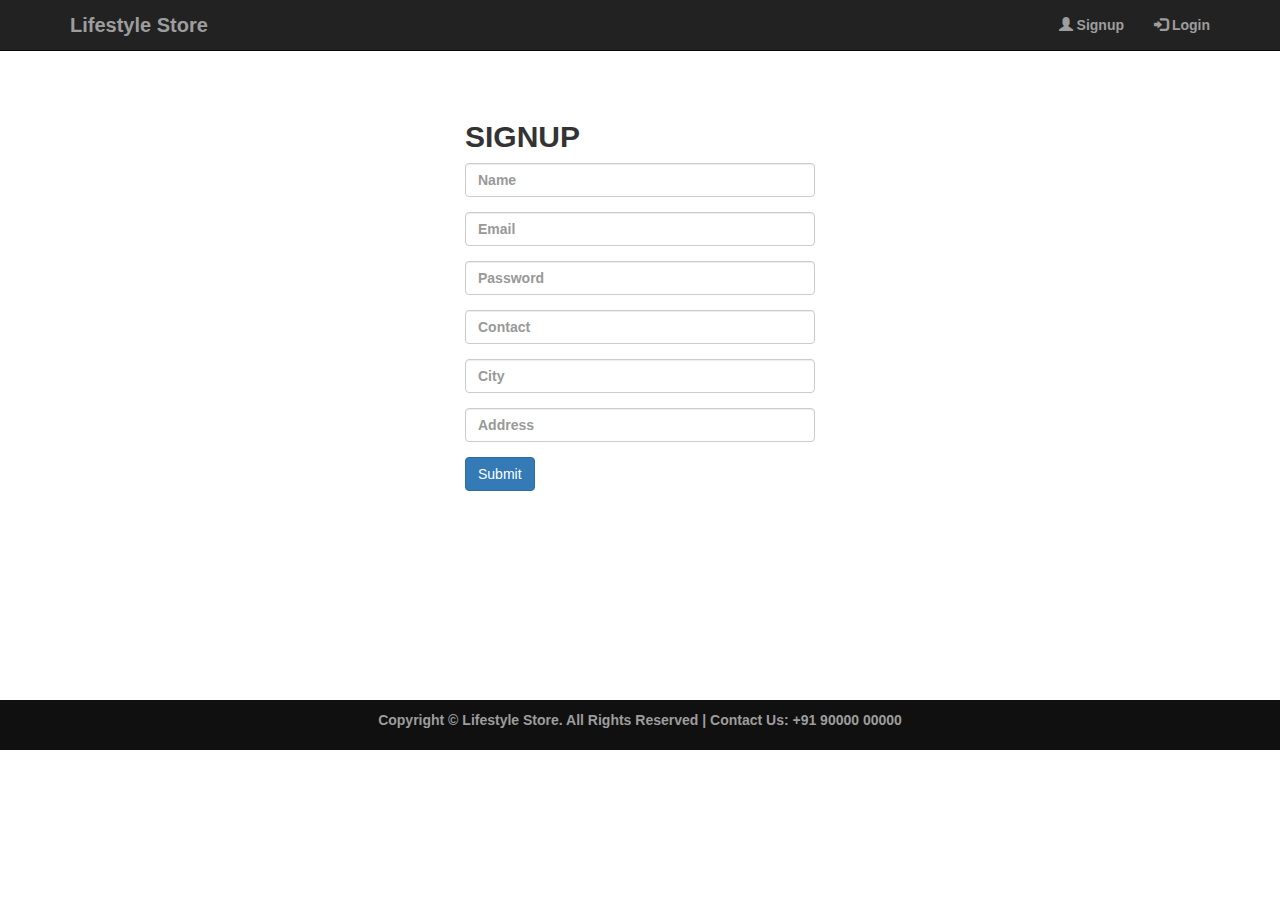
<file: bootstrap-3.3.7-dist-1/Signup.html>
<!DOCTYPE html>
<html lang="en">

<head>
    <meta name="viewport" content="width=device-width, initial-scale=1">
    <title>Signup | Life Style Store</title>
    <link href="css/bootstrap.min.css" rel="stylesheet">
    <link href="css/style.css" rel="stylesheet">
    <script src="js/jquery.js"></script>
    <script src="js/bootstrap.min.js"></script>
</head>

<body>
    <div class="navbar navbar-inverse navbar-fixed-top">
        <div class="container">
            <div class="navbar-header">
                <button type="button" class="navbar-toggle" data-toggle="collapse" dat-target="#myNavbar1">
                    <span class="icon-bar"></span>
                    <span class="icon-bar"></span>
                    <span class="icon-bar"></span>
                </button>
                <a class="navbar-brand" href="index.html">Lifestyle Store</a>
            </div>
            <div class="collapse navbar-collapse" id="myNavbar1">
                <ul class="nav navbar-nav navbar-right">
                    <li><a href="signup.html"><span class="glyphicon glyphicon-user"></span> Signup</a></li>
                    <li><a href="login.html"><span class="glyphicon glyphicon-log-in"></span> Login</a></li>
                </ul>
            </div>
        </div>
    </div>
    <div class="container-fluid decor_bg" id="content">
        <div class="row">
            <div class="container">
                <div class="col-lg-4 col-lg-offset-4 col-md-6 col-md-offset-3">
                    <h2>SIGNUP</h2>
                    <form onsubmit="return validate()" name="signupForm" method="post">
                        <div class="form-group">
                            <input class="form-control" placeholder="Name" name="name" required>

                        </div>
                        <div class="form-group">
                            <input type="email" class="form-control" placeholder="Email" name="email" required>
                        </div>
                        <div class="form-group">
                            <input type="password" class="form-control" placeholder="Password" name="password" required>
                        </div>
                        <div class="form-group">
                            <input type="text" class="form-control" placeholder="Contact" maxlength="10" size="10"
                                name="contact" required>
                        </div>
                        <div class="form-group">
                            <input type="text" class="form-control" placeholder="City" name="city" required>
                        </div>
                        <div class="form-group">
                            <input type="text" class="form-control" placeholder="Address" name="address" required>
                        </div>
                        <button type="submit" name="submit" class="btn btn-primary">Submit</button>

                    </form>
                </div>
            </div>
        </div>
    </div>
    <footer>
        <div class="container">
            <center>
                <p>Copyright &copy; Lifestyle Store. All Rights Reserved | Contact Us: +91 90000 00000</p>
            </center>
        </div>
    </footer>
    <script>
        function validate() {
            var payload={
                "id":new Date().getTime().toString(),
                "name":document.signupForm.name.value,
                "email":document.signupForm.email.value,
                "password":document.signupForm.password.value,
                "contact":document.signupForm.contact.value,
                "city":document.signupForm.city.value,
                "Address":document.signupForm.address.value
            }

            fetch('http://localhost:3000/users', {
                method: 'POST',
                headers: {
                    'Content-Type': 'application/json',
                },
                body: JSON.stringify(payload),
            })
                .then(response => response.json())
                .then(data => {
                    setTimeout(function () {
                        alert("User is successfully registered");
                    }, 100);
                    window.location.replace("login.html");
                    // return false;
                })
                .catch((error) => {
                    console.error('Error:', error);
                });
            return false;
        }
    </script>
</body>

</html>
</file>
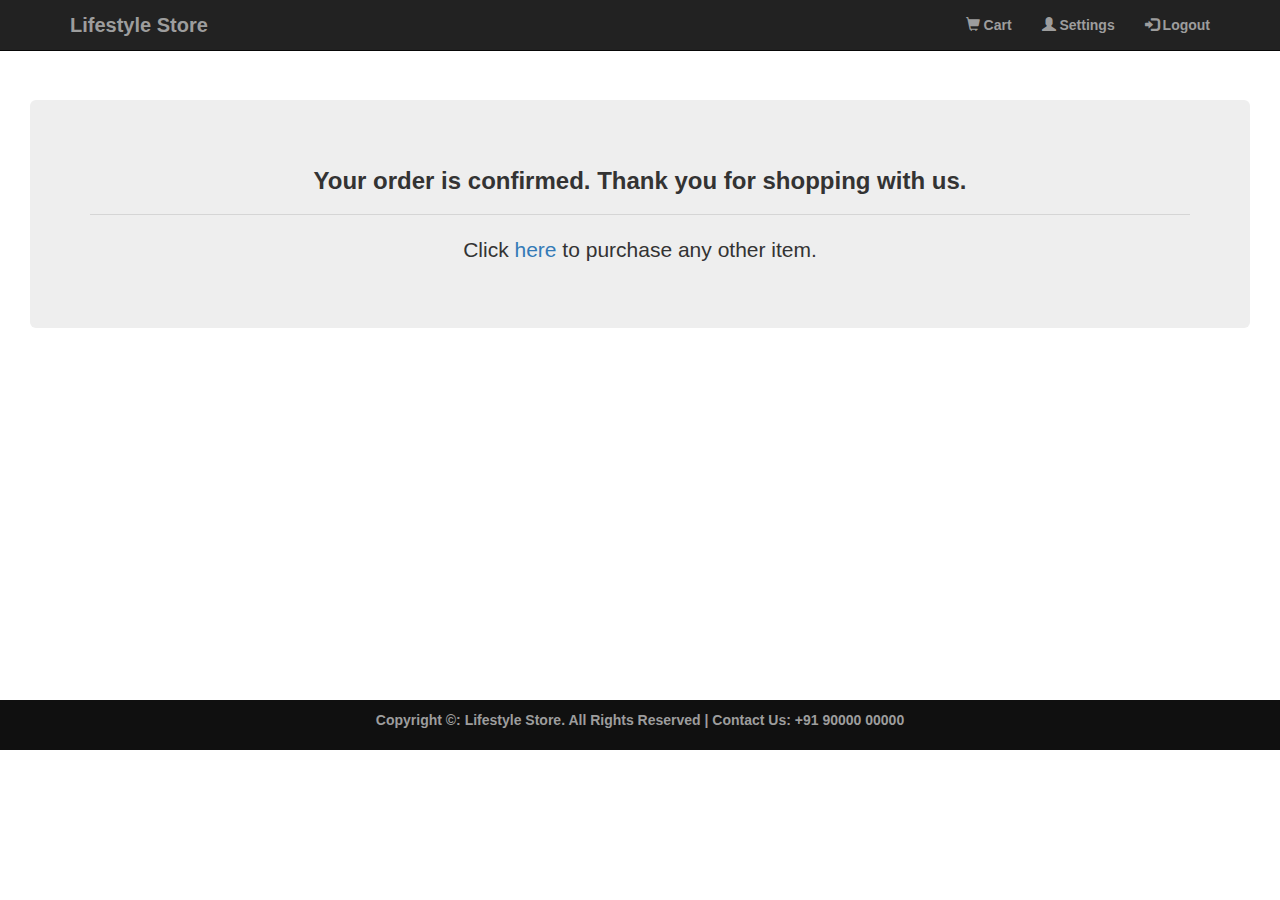
<file: bootstrap-3.3.7-dist-1/success.html>
<!DOCTYPE html>
<html lang="en">

<head>
    <meta name="viewport" content="width = device-width, initial-scale = 1">
    <title>Success | Life Style Store</title>
    <link href="css/bootstrap.css" rel="stylesheet">
    <link href="css/style.css" rel="stylesheet">
</head>

<body>
    <div class="navbar navbar-inverse navbar-fixed-top">
        <div class="container">
            <div class="navbar-header">
                <button type="button" class="navbar-toggle" dat-toggle="collapse" data-target="#myNavbar">
                    <span class="icon-bar"></span>
                    <span class="icon-bar"></span>
                    <span class="icon-bar"></span>
                </button>
                <a class="navbar-brand" href="index.html">Lifestyle Store</a>
            </div>
            <div class="collapse navbar-collapse" id="myNavbar">
                <ul class="nav navbar-nav navbar-right">
                    <li><a href="cart.html"><span class="glyphicon glyphicon-shopping-cart"></span> Cart </a></li>
                    <li><a href="settings.html"><span class="glyphicon glyphicon-user"></span> Settings </a></li>
                    <li><a href=""><span class="glyphicon glyphicon-log-in"></span> Logout</a></li>
                </ul>

            </div>
        </div>
    </div>
    <div class="container-fluid" id="content">
        <div class="col-md-12">
            <div class="jumbotron">
                <h3 align="center">Your order is confirmed. Thank you for shopping with us.</h3>
                <hr>
                <p align="center">Click <a href="products.html">here</a> to purchase any other item.</p>
            </div>
        </div>
    </div>
    <footer>
        <div class="container">
            <center>
                <p>Copyright &copy: Lifestyle Store. All Rights Reserved | Contact Us: +91 90000 00000</p>
            </center>
        </div>
    </footer>
    <script>
        fetch('http://localhost:3000/carts', {
            method: 'GET', // or 'PUT'
            headers: {
                'Content-Type': 'application/json',
            }
        })
            .then(response => response.json())
            .then(data => {
                data.forEach((product) => {
                    fetch(`http://localhost:3000/carts/${product.id}`, {
                        method: 'DELETE', // or 'PUT'
                        headers: {
                            'Content-Type': 'application/json',
                        }
                    })
                        .then(response => response.json())
                        .then(data => {
                            console.log('items in the cart is deleted', data);
                        })
                        .catch((error) => {
                            console.error('Error:', error);
                        });
                });
            })
            .catch((error) => {
                console.error('Error:', error);
            });
    </script>
</body>

</html>
</file>
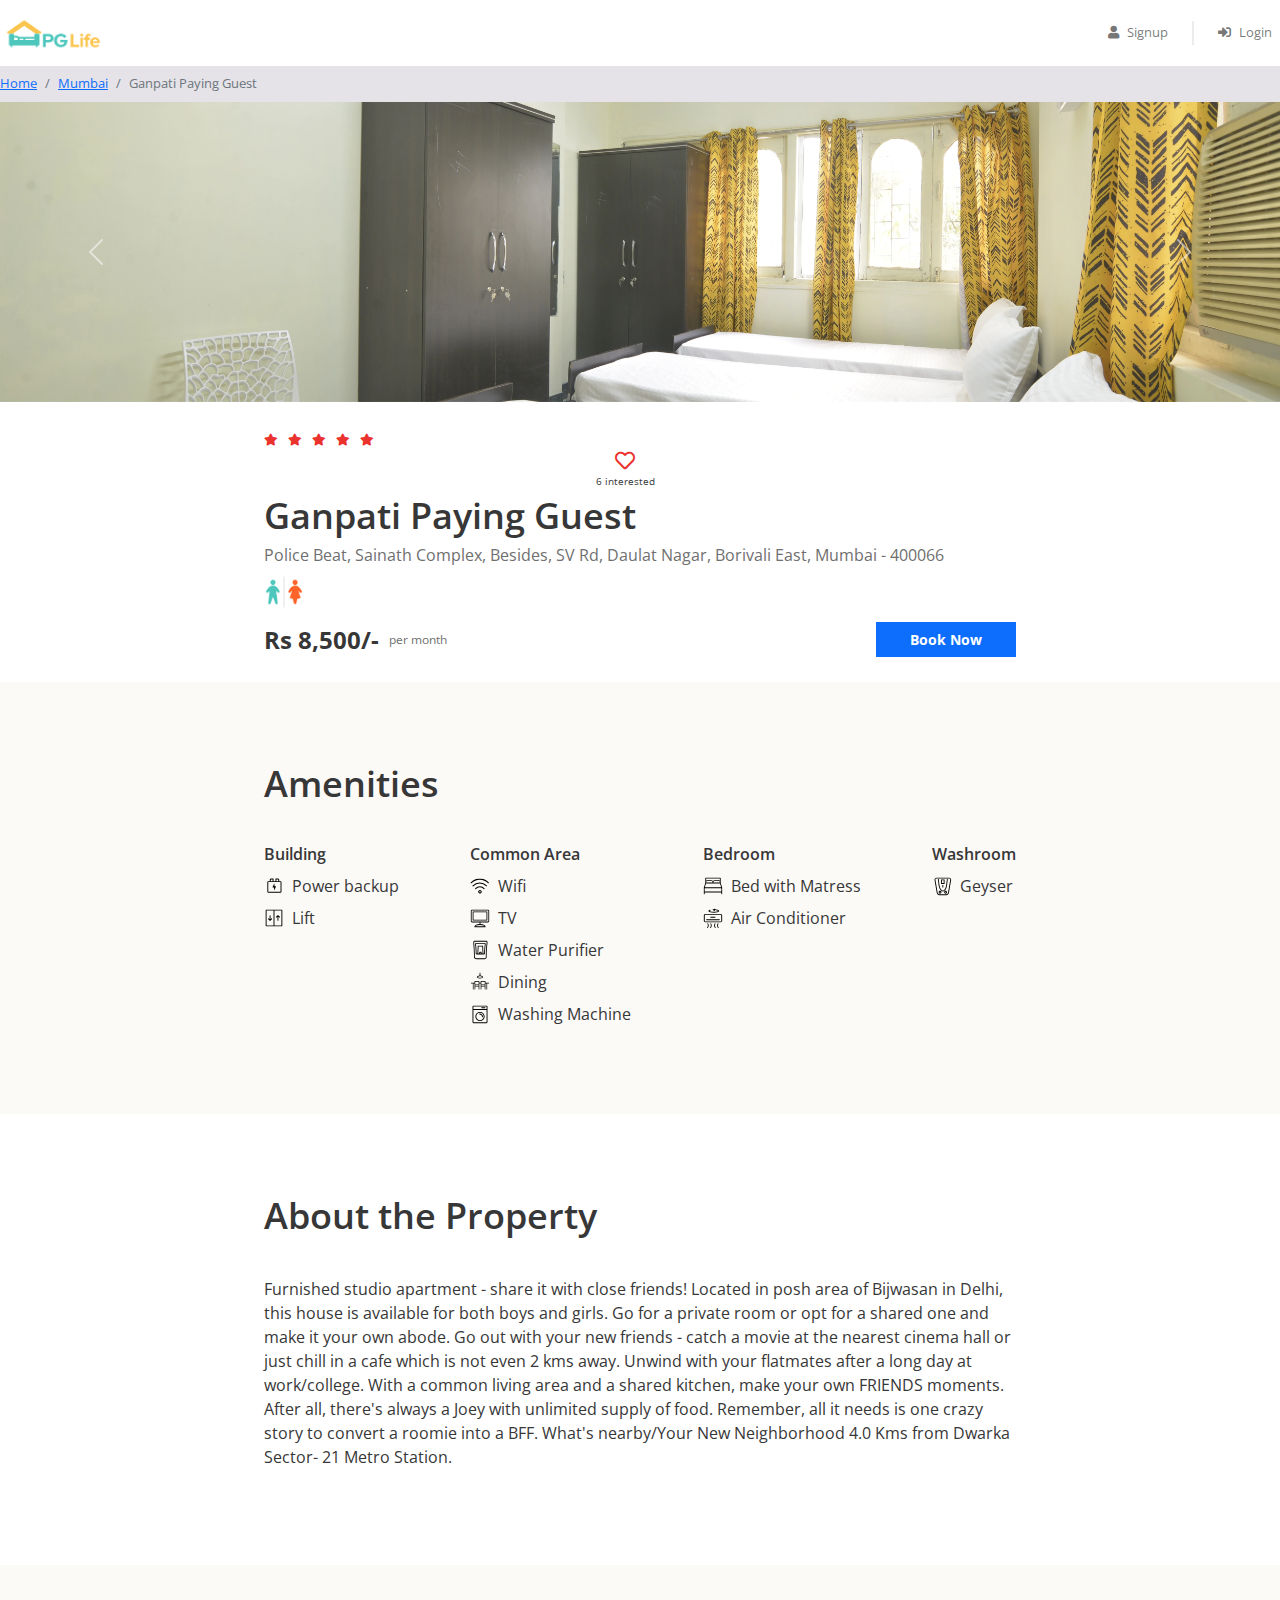
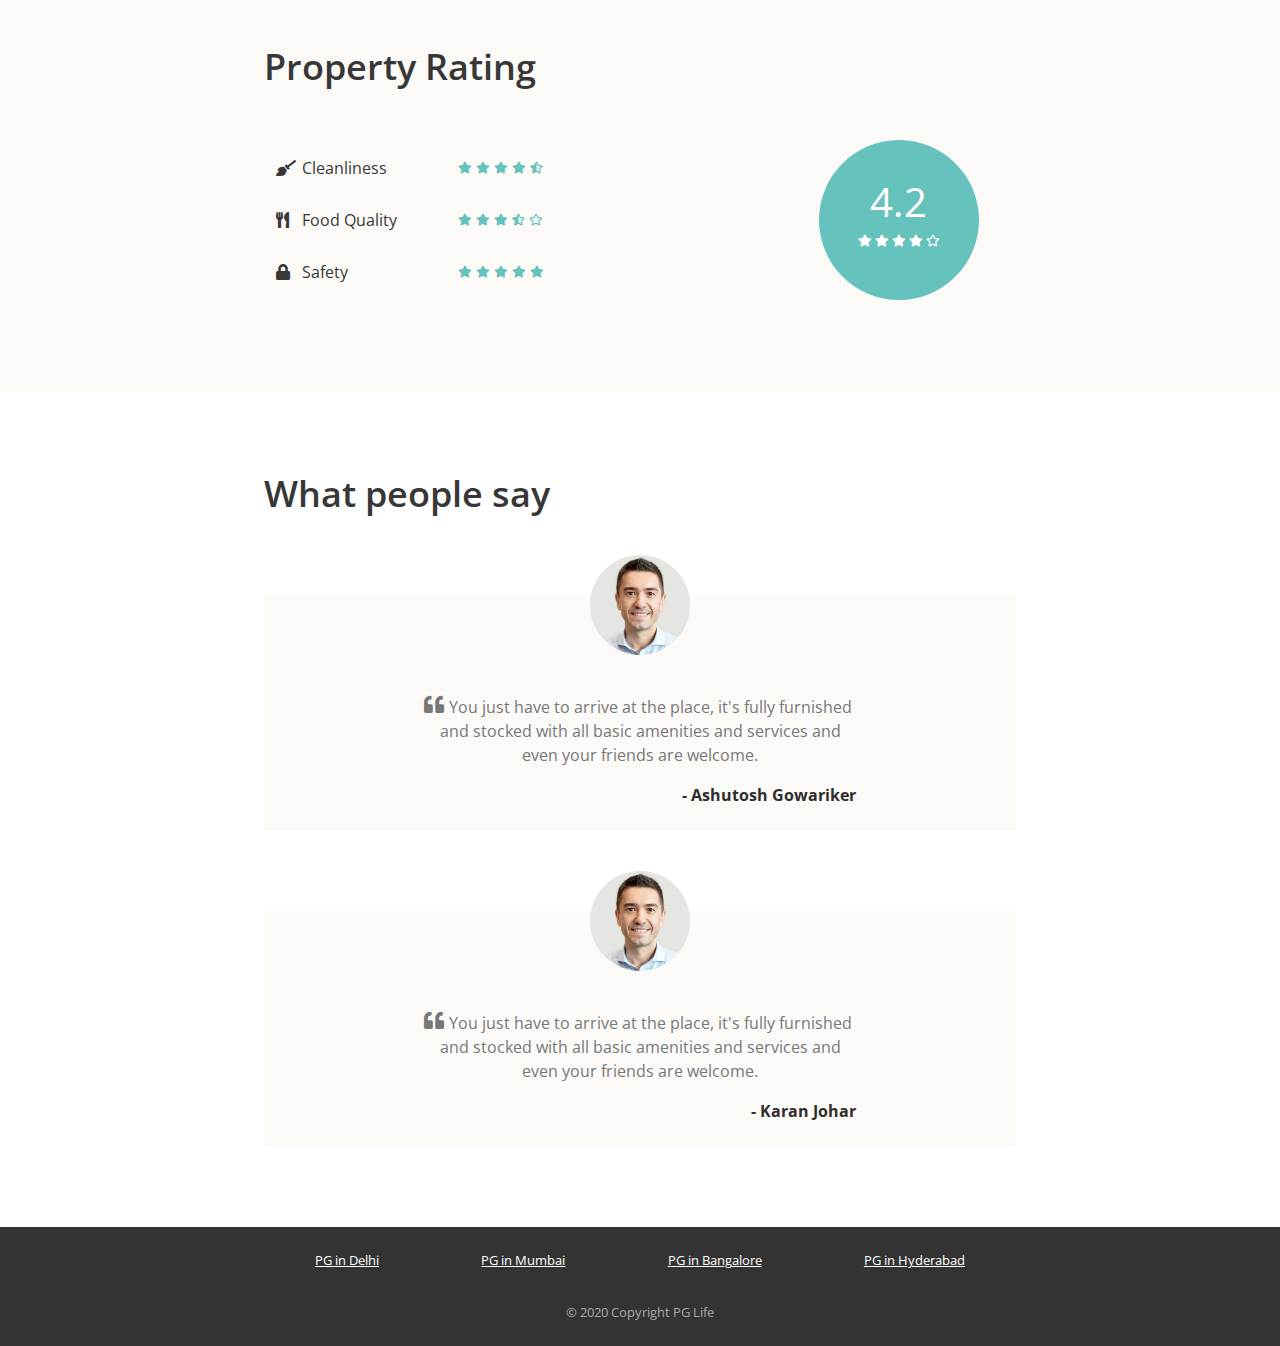
<file: PGLife/property_detail.html>
<!DOCTYPE html>
<html lang="en">

<head>
    <meta name="viewport" content="width=device-width, initial-scale=1">
    <title>Ganpati Paying Guest | PG Life</title>

    <link href="css/bootstrap.min.css" rel="stylesheet" />
    <link href="https://use.fontawesome.com/releases/v5.11.2/css/all.css" rel="stylesheet" />
    <link href="https://fonts.googleapis.com/css2?family=Open+Sans:ital,wght@0,300;0,400;0,600;0,700;0,800;1,300;1,400;1,600;1,700;1,800&display=swap" rel="stylesheet" />
    <link href="css/common.css" rel="stylesheet" />
    <link href="css/property_detail.css" rel="stylesheet" />
</head>

<body>
    <div class="header sticky-top">
        <nav class="navbar navbar-expand-md navbar-light">
            <a class="navbar-brand" href="index.html">
                <img src="img/logo.png" />
            </a>
            <button class="navbar-toggler" type="button" data-toggle="collapse" data-target="#my-navbar">
                <span class="navbar-toggler-icon"></span>
            </button>

            <div class="collapse navbar-collapse justify-content-end" id="my-navbar">
                <ul class="navbar-nav">
                    <li class="nav-item">
                        <a class="nav-link" href="#" data-toggle="modal" data-target="#signup-modal">
                            <i class="fas fa-user"></i>Signup
                        </a>
                    </li>
                    <div class="nav-vl"></div>
                    <li class="nav-item">
                        <a class="nav-link" href="#" data-toggle="modal" data-target="#login-modal">
                            <i class="fas fa-sign-in-alt"></i>Login
                        </a>
                    </li>
                </ul>
            </div>
        </nav>
    </div>

    <div id="loading">
    </div>

    <nav aria-label="breadcrumb">
        <ol class="breadcrumb py-2">
            <li class="breadcrumb-item">
                <a href="index.html">Home</a>
            </li>
            <li class="breadcrumb-item">
                <a href="property_list.html">Mumbai</a>
            </li>
            <li class="breadcrumb-item active" aria-current="page">
                Ganpati Paying Guest
            </li>
        </ol>
    </nav>

    <div id="property-images" class="carousel slide" data-ride="carousel">
        <ol class="carousel-indicators">
            <li data-target="#property-images" data-slide-to="0" class="active"></li>
            <li data-target="#property-images" data-slide-to="1" class=""></li>
            <li data-target="#property-images" data-slide-to="2" class=""></li>
        </ol>
        <div class="carousel-inner">
            <div class="carousel-item active">
                <img class="d-block w-100" src="img/properties/1/1d4f0757fdb86d5f.jpg" alt="slide">
            </div>
            <div class="carousel-item">
                <img class="d-block w-100" src="img/properties/1/46ebbb537aa9fb0a.jpg" alt="slide">
            </div>
            <div class="carousel-item">
                <img class="d-block w-100" src="img/properties/1/eace7b9114fd6046.jpg" alt="slide">
            </div>
        </div>
        <a class="carousel-control-prev" href="#property-images" role="button" data-slide="prev">
            <span class="carousel-control-prev-icon" aria-hidden="true"></span>
            <span class="sr-only">Previous</span>
        </a>
        <a class="carousel-control-next" href="#property-images" role="button" data-slide="next">
            <span class="carousel-control-next-icon" aria-hidden="true"></span>
            <span class="sr-only">Next</span>
        </a>
    </div>

    <div class="property-summary page-container">
        <div class="row no-gutters justify-content-between">
            <div class="star-container" title="4.8">
                <i class="fas fa-star"></i>
                <i class="fas fa-star"></i>
                <i class="fas fa-star"></i>
                <i class="fas fa-star"></i>
                <i class="fas fa-star"></i>
            </div>
            <div class="interested-container">
                <i class="is-interested-image far fa-heart"></i>
                <div class="interested-text">
                    <span class="interested-user-count">6</span> interested
                </div>
            </div>
        </div>
        <div class="detail-container">
            <div class="property-name">Ganpati Paying Guest</div>
            <div class="property-address">Police Beat, Sainath Complex, Besides, SV Rd, Daulat Nagar, Borivali East, Mumbai - 400066</div>
            <div class="property-gender">
                <img src="img/unisex.png" />
            </div>
        </div>
        <div class="row no-gutters">
            <div class="rent-container col-6">
                <div class="rent">Rs 8,500/-</div>
                <div class="rent-unit">per month</div>
            </div>
            <div class="button-container col-6">
                <a href="#" class="btn btn-primary">Book Now</a>
            </div>
        </div>
    </div>

    <div class="property-amenities">
        <div class="page-container">
            <h1>Amenities</h1>
            <div class="row justify-content-between">
                <div class="col-md-auto">
                    <h5>Building</h5>
                    <div class="amenity-container">
                        <img src="img/powerbackup.svg">
                        <span>Power backup</span>
                    </div>
                    <div class="amenity-container">
                        <img src="img/amenities/lift.svg">
                        <span>Lift</span>
                    </div>
                </div>

                <div class="col-md-auto">
                    <h5>Common Area</h5>
                    <div class="amenity-container">
                        <img src="img/amenities/wifi.svg">
                        <span>Wifi</span>
                    </div>
                    <div class="amenity-container">
                        <img src="img/amenities/tv.svg">
                        <span>TV</span>
                    </div>
                    <div class="amenity-container">
                        <img src="img/amenities/rowater.svg">
                        <span>Water Purifier</span>
                    </div>
                    <div class="amenity-container">
                        <img src="img/amenities/dining.svg">
                        <span>Dining</span>
                    </div>
                    <div class="amenity-container">
                        <img src="img/amenities/washingmachine.svg">
                        <span>Washing Machine</span>
                    </div>
                </div>

                <div class="col-md-auto">
                    <h5>Bedroom</h5>
                    <div class="amenity-container">
                        <img src="img/amenities/bed.svg">
                        <span>Bed with Matress</span>
                    </div>
                    <div class="amenity-container">
                        <img src="img/amenities/ac.svg">
                        <span>Air Conditioner</span>
                    </div>
                </div>

                <div class="col-md-auto">
                    <h5>Washroom</h5>
                    <div class="amenity-container">
                        <img src="img/amenities/geyser.svg">
                        <span>Geyser</span>
                    </div>
                </div>
            </div>
        </div>
    </div>

    <div class="property-about page-container">
        <h1>About the Property</h1>
        <p>Furnished studio apartment - share it with close friends! Located in posh area of Bijwasan in Delhi, this house is available for both boys and girls. Go for a private room or opt for a shared one and make it your own abode. Go out with your new friends - catch a movie at the nearest cinema hall or just chill in a cafe which is not even 2 kms away. Unwind with your flatmates after a long day at work/college. With a common living area and a shared kitchen, make your own FRIENDS moments. After all, there's always a Joey with unlimited supply of food. Remember, all it needs is one crazy story to convert a roomie into a BFF. What's nearby/Your New Neighborhood 4.0 Kms from Dwarka Sector- 21 Metro Station.</p>
    </div>

    <div class="property-rating">
        <div class="page-container">
            <h1>Property Rating</h1>
            <div class="row align-items-center justify-content-between">
                <div class="col-md-6">
                    <div class="rating-criteria row">
                        <div class="col-6">
                            <i class="rating-criteria-icon fas fa-broom"></i>
                            <span class="rating-criteria-text">Cleanliness</span>
                        </div>
                        <div class="rating-criteria-star-container col-6" title="4.3">
                            <i class="fas fa-star"></i>
                            <i class="fas fa-star"></i>
                            <i class="fas fa-star"></i>
                            <i class="fas fa-star"></i>
                            <i class="fas fa-star-half-alt"></i>
                        </div>
                    </div>

                    <div class="rating-criteria row">
                        <div class="col-6">
                            <i class="rating-criteria-icon fas fa-utensils"></i>
                            <span class="rating-criteria-text">Food Quality</span>
                        </div>
                        <div class="rating-criteria-star-container col-6" title="3.4">
                            <i class="fas fa-star"></i>
                            <i class="fas fa-star"></i>
                            <i class="fas fa-star"></i>
                            <i class="fas fa-star-half-alt"></i>
                            <i class="far fa-star"></i>
                        </div>
                    </div>

                    <div class="rating-criteria row">
                        <div class="col-6">
                            <i class="rating-criteria-icon fa fa-lock"></i>
                            <span class="rating-criteria-text">Safety</span>
                        </div>
                        <div class="rating-criteria-star-container col-6" title="4.8">
                            <i class="fas fa-star"></i>
                            <i class="fas fa-star"></i>
                            <i class="fas fa-star"></i>
                            <i class="fas fa-star"></i>
                            <i class="fas fa-star"></i>
                        </div>
                    </div>
                </div>

                <div class="col-md-4">
                    <div class="rating-circle">
                        <div class="total-rating">4.2</div>
                        <div class="rating-circle-star-container">
                            <i class="fas fa-star"></i>
                            <i class="fas fa-star"></i>
                            <i class="fas fa-star"></i>
                            <i class="fas fa-star"></i>
                            <i class="far fa-star"></i>
                        </div>
                    </div>
                </div>
            </div>
        </div>
    </div>

    <div class="property-testimonials page-container">
        <h1>What people say</h1>
        <div class="testimonial-block">
            <div class="testimonial-image-container">
                <img class="testimonial-img" src="img/man.png">
            </div>
            <div class="testimonial-text">
                <i class="fa fa-quote-left" aria-hidden="true"></i>
                <p>You just have to arrive at the place, it's fully furnished and stocked with all basic amenities and services and even your friends are welcome.</p>
            </div>
            <div class="testimonial-name">- Ashutosh Gowariker</div>
        </div>
        <div class="testimonial-block">
            <div class="testimonial-image-container">
                <img class="testimonial-img" src="img/man.png">
            </div>
            <div class="testimonial-text">
                <i class="fa fa-quote-left" aria-hidden="true"></i>
                <p>You just have to arrive at the place, it's fully furnished and stocked with all basic amenities and services and even your friends are welcome.</p>
            </div>
            <div class="testimonial-name">- Karan Johar</div>
        </div>
    </div>

    <div class="modal fade" id="signup-modal" tabindex="-1" role="dialog" aria-labelledby="signup-heading" aria-hidden="true">
        <div class="modal-dialog" role="document">
            <div class="modal-content">
                <div class="modal-header">
                    <h5 class="modal-title" id="signup-heading">Signup with PGLife</h5>
                    <button type="button" class="close" data-dismiss="modal" aria-label="Close">
                        <span aria-hidden="true">&times;</span>
                    </button>
                </div>

                <div class="modal-body">
                    <form id="signup-form" class="form" role="form">
                        <div class="input-group form-group">
                            <div class="input-group-prepend">
                                <span class="input-group-text">
                                    <i class="fas fa-user"></i>
                                </span>
                            </div>
                            <input type="text" class="form-control" name="full_name" placeholder="Full Name" maxlength="30" required>
                        </div>

                        <div class="input-group form-group">
                            <div class="input-group-prepend">
                                <span class="input-group-text">
                                    <i class="fas fa-phone-alt"></i>
                                </span>
                            </div>
                            <input type="text" class="form-control" name="phone" placeholder="Phone Number" maxlength="10" minlength="10" required>
                        </div>

                        <div class="input-group form-group">
                            <div class="input-group-prepend">
                                <span class="input-group-text">
                                    <i class="fas fa-envelope"></i>
                                </span>
                            </div>
                            <input type="email" class="form-control" name="email" placeholder="Email" required>
                        </div>

                        <div class="input-group form-group">
                            <div class="input-group-prepend">
                                <span class="input-group-text">
                                    <i class="fas fa-lock"></i>
                                </span>
                            </div>
                            <input type="password" class="form-control" name="password" placeholder="Password" minlength="6" required>
                        </div>

                        <div class="input-group form-group">
                            <div class="input-group-prepend">
                                <span class="input-group-text">
                                    <i class="fas fa-university"></i>
                                </span>
                            </div>
                            <input type="text" class="form-control" name="college_name" placeholder="College Name" maxlength="150" required>
                        </div>

                        <div class="form-group">
                            <span>I'm a</span>
                            <input type="radio" class="ml-3" id="gender-male" name="gender" value="male" /> Male
                            <label for="gender-male">
                            </label>
                            <input type="radio" class="ml-3" id="gender-female" name="gender" value="female" />
                            <label for="gender-female">
                                Female
                            </label>
                        </div>

                        <div class="form-group">
                            <button type="submit" class="btn btn-block btn-primary">Create Account</button>
                        </div>
                    </form>
                </div>

                <div class="modal-footer">
                    <span>Already have an account?
                        <a href="#" data-dismiss="modal" data-toggle="modal" data-target="#login-modal">Login</a>
                    </span>
                </div>
            </div>
        </div>
    </div>

    <div class="modal fade" id="login-modal" tabindex="-1" role="dialog" aria-labelledby="login-heading" aria-hidden="true">
        <div class="modal-dialog modal-dialog-centered" role="document">
            <div class="modal-content">
                <div class="modal-header">
                    <h5 class="modal-title" id="login-heading">Login with PGLife</h5>
                    <button type="button" class="close" data-dismiss="modal" aria-label="Close">
                        <span aria-hidden="true">&times;</span>
                    </button>
                </div>

                <div class="modal-body">
                    <form id="login-form" class="form" role="form">
                        <div class="input-group form-group">
                            <div class="input-group-prepend">
                                <span class="input-group-text">
                                    <i class="fas fa-user"></i>
                                </span>
                            </div>
                            <input type="email" class="form-control" name="email" placeholder="Email" required>
                        </div>

                        <div class="input-group form-group">
                            <div class="input-group-prepend">
                                <span class="input-group-text">
                                    <i class="fas fa-lock"></i>
                                </span>
                            </div>
                            <input type="password" class="form-control" name="password" placeholder="Password" minlength="6" required>
                        </div>

                        <div class="form-group">
                            <button type="submit" class="btn btn-block btn-primary">Login</button>
                        </div>
                    </form>
                </div>

                <div class="modal-footer">
                    <span>
                        <a href="#" data-dismiss="modal" data-toggle="modal" data-target="#signup-modal">Click here</a>
                        to register a new account
                    </span>
                </div>
            </div>
        </div>
    </div>

    <div class="footer">
        <div class="page-container footer-container">
            <div class="footer-cities">
                <div class="footer-city">
                    <a href="property_list.html">PG in Delhi</a>
                </div>
                <div class="footer-city">
                    <a href="property_list.html">PG in Mumbai</a>
                </div>
                <div class="footer-city">
                    <a href="property_list.html">PG in Bangalore</a>
                </div>
                <div class="footer-city">
                    <a href="property_list.html">PG in Hyderabad</a>
                </div>
            </div>
            <div class="footer-copyright">© 2020 Copyright PG Life </div>
        </div>
    </div>

    <script type="text/javascript" src="js/jquery.js"></script>
    <script type="text/javascript" src="js/bootstrap.min.js"></script>
</body>

</html>
</file>
<file: PGLife/css/common.css>
* {
    box-sizing: border-box;
    font-family: 'Open Sans', sans-serif;
}

body {
    color: #373737;
    font-size: 16px;
    position: relative;
}

h1,
h2,
h3,
h4,
h5,
h6 {
    font-weight: 600;
}

h1 {
    font-size: 36px;
    margin-bottom: 40px;
}

@media (max-width: 768px) {
    h1 {
        font-size: 28px;
    }
}

h3 {
    font-size: 24px;
    margin-bottom: 12px;
}

h5 {
    font-size: 16px;
    margin-bottom: 10px;
}

.btn-primary,
.btn-warning,
.btn-danger {
    color: white;
    font-weight: bold;
}

.input-group .input-group-text i {
    width: 14px;
}

input[type="radio"] {
    position: relative;
    top: 1px;
}

.breadcrumb {
    background-color: #e5e3e8;
    font-size: 13px;
    border-radius: 0px;
    margin-bottom: 0px;
}

.container {
    max-width: 920px;
    padding: 0px 20px;
}

.page-container {
    max-width: 800px;
    padding: 80px 24px;
    margin: auto;
}

@media (max-width: 768px) {
    .page-container {
        padding: 64px 24px;
    }
}

.white {
    color: #ffffff;
}

#loading {
    display: none;
    background-color: #666666;
    background-image: url("../img/progress_spinner.gif");
    background-repeat: no-repeat;
    background-position: center;
    opacity: 0.4;
    position: fixed;
    top: 0px;
    right: 0px;
    width: 100%;
    height: 100%;
    z-index: 10000000;
}

/* Login Modal */
#login-modal .modal-dialog {
    width: 350px;
    margin: auto;
}

.modal-footer {
    background-color: #f4f4f4;
    justify-content: center;
}

/* Header */
.header {
    background-color: white;
    font-size: 13px;
}

.header .navbar .navbar-brand img {
    height: 40px;
}

.header .navbar .nav-item i {
    margin-right: 8px;
}

.header .nav-vl {
    border-left: 2px solid #d6d6d678;
    height: 24px;
    margin: auto 16px;
    display: block;
}

@media(max-width:768px) {
    .header .nav-vl {
        display: none;
    }
}

.header .nav-name {
    font-weight: bold;
    margin: auto 16px;
}

@media(max-width:768px) {
    .header .nav-name {
        margin: 8px 0px
    }
}

/* Footer */
.footer {
    background-color: #333333;
    font-size: 13px;
}

.footer-container {
    padding: 24px;
}

.footer-cities {
    display: flex;
    flex-wrap: wrap;
    justify-content: space-around;
}

.footer-city {
    margin-bottom: 8px;
    text-align: center;
}

@media(max-width:768px) {
    .footer-city {
        width: 100%;
    }
}

.footer-city a {
    color: #ffffff;
}

.footer-copyright {
    color: #a9a9a9;
    text-align: center;
    padding-top: 24px;
}
</file>
<file: PGLife/css/index.css>
*{
    box-sizing: border-box;
}
.carousel img {
    height: 500px;
    object-fit: fill;
}



form.bar::after{
    content: "";
    clear: both;
    display: table;
}

.background-images1{
    position: relative;
    z-index: 2;
    
}
.bar{
    margin: auto;
    max-width: 550px;
}

.content{
    text-align: center;
    position: relative;
    top: -260px;
    z-index: 1;

    
}
form.bar input[ type=text ]{
   
    padding: 10px;
    font-size: 17px;
    border: 1px solid black;
    float: left;
    width:85%;
    background: #f1f1f1;
    

}
form.bar button{
    float: left;
    width: 15%;
    padding: 10px;
    color: black;
    background:grey;
    font-size: 17px;
    border: 1px solid black;
    border-left: none;
    cursor: pointer;
}
form.bar button:hover{
    background: darkgrey;
}

.box-shadow-custom{
   
      box-shadow: 0px 0px 25px grey;
    height: 8em;
    width: 8em;
    display: flex;
    margin: auto;
    text-align: center;
    border-radius: 50%;
}

 .box-shadow-custom img{
                    margin-left: 0.75em;
                width: 6.5em;
                height: 6.5em;
            }

@media (max-width:768px) {
    .bar{
        max-width:350px;
    }
    .main-heading{
        font-size: 20px;
    }
    h1{
        font-size: 24px !important;
    }
    .image{
        margin-bottom: 50px;
    }
    
}
</file>
<file: style 4/css/style.css>
*{
  box-sizing: border-box;
}

h1{
  text-align: center;
}

p {
  background-color: #bfbfbf;
  border: 2px solid black;
  height: 150px;
  margin-right: 10px;
  padding: 40px 10px 5px 10px;
  overflow: hidden;
}


#container {
  position: relative;
  
}

#p1 {
  background-color: #D59898;
  position: absolute;
  top: 0;
  right: 0;
  font-weight: bold;
  height: 35px;
  width: 120px;
  padding: 10px;
  text-align: center;
  font-family: Arial, Helvetica, sans-serif;

}
#p2 {
  background-color:#C14543 ;
  color: white;
  position: absolute;
  top: 0;
  right: 0;
  font-weight: bold;
  height: 35px;
  width: 120px;
  padding: 10px;
  text-align: center;
  font-family: Arial, Helvetica, sans-serif;

}
#p3 {
 background-color: #E5D198;
  position: absolute;
  top: 0;
  right: 0;
  font-weight: bold;
  height: 35px;
  width: 120px;
  padding: 10px;
  text-align: center;
  font-family: Arial, Helvetica, sans-serif;

}


.row {
  width: 100%;

}


/********** Large devices only **********/
@media (min-width: 992px) {
  .col-lg-1, .col-lg-2, .col-lg-3, .col-lg-4, .col-lg-5, .col-lg-6, .col-lg-7, .col-lg-8, .col-lg-9, .col-lg-10, .col-lg-11, .col-lg-12 {
    float: left;
  }
  .col-lg-1 {
    width: 8.33%;
  }
  .col-lg-2 {
    width: 16.66%;
  }
  .col-lg-3 {
    width: 25%;
  }
  .col-lg-4 {
    width: 33.33%;
  
  }
  .col-lg-5 {
    width: 41.66%;
  }
  .col-lg-6 {
    width: 50%;
  }
  .col-lg-7 {
    width: 58.33%;
  }
  .col-lg-8 {
    width: 66.66%;
  }
  .col-lg-9 {
    width: 74.99%;
  }
  .col-lg-10 {
    width: 83.33%;
  }
  .col-lg-11 {
    width: 91.66%;
  }
  .col-lg-12 {
    width: 100%;
  }

  
}

/********** Medium devices only **********/
@media (min-width: 768px) and (max-width: 991px) {
  .col-md-1, .col-md-2, .col-md-3, .col-md-4, .col-md-5, .col-md-6, .col-md-7, .col-md-8, .col-md-9, .col-md-10, .col-md-11, .col-md-12 {
    float: left;
   
  }
  .col-md-1 {
    width: 8.33%;
  }
  .col-md-2 {
    width: 16.66%;
  }
  .col-md-3 {
    width: 25%;
  }
  .col-md-4 {
    width: 33.33%;
  }
  .col-md-5 {
    width: 41.66%;
  }
  .col-md-6 {
    width: 50%;
  }
  .col-md-7 {
    width: 58.33%;
  }
  .col-md-8 {
    width: 66.66%;
  }
  .col-md-9 {
    width: 74.99%;
  }
  .col-md-10 {
    width: 83.33%;
  }
  .col-md-11 {
    width: 91.66%;
  }
  .col-md-12 {
    width: 100%;
  }
}

/********** Mobile only **********/
@media (max-width: 767px) {
  .col-sm-1, .col-sm-2, .col-sm-3, .col-sm-4, .col-sm-5, .col-sm-6, .col-sm-7, .col-sm-8, .col-sm-9, .col-sm-10, .col-sm-11, .col-sm-12 {
    float: left;
  }
  .col-sm-1 {
    width: 8.33%;
  }
  .col-sm-2 {
    width: 16.66%;
  }
  .col-sm-3 {
    width: 25%;
  }
  .col-sm-4 {
    width: 33.33%;
  
  }
  .col-sm-5 {
    width: 41.66%;
  }
  .col-sm-6 {
    width: 50%;
  }
  .col-sm-7 {
    width: 58.33%;
  }
  .col-sm-8 {
    width: 66.66%;
  }
  .col-sm-9 {
    width: 74.99%;
  }
  .col-sm-10 {
    width: 83.33%;
  }
  .col-sm-11 {
    width: 91.66%;
  }
  .col-sm-12 {
    width: 100%;
  }

  
}
</file>
<file: week3full/style.css>
*{
	margin: 0;
	padding: 0;
	
}
.navbar{

border: none;
background-color: black;
color: #61122F;
}
body{
	background-color: #61122F;
	color: white;
}
.glyphicon{
	font-size: 30px;
	color:#61122F; 
}

.center{
	width: 90%;
	background-color: grey;

}
.container
{
	background-color: grey;
}
.text-center{
	font-size: 30px;
}

h2{
	text-align: center;
}
#myNavbar ul li a {
	color: #61122F;
}
.navbar-brand{
font-size: 30px;	
}
</file>
<file: bootstrap-3.3.7-dist-1/css/style.css>
body,
html {
  width: 100%;
  height: 100%;
}

body {
  padding-top: 100px;
}

body,
h1,
h2,
h3,
h4,
h5,
h6 {
  font-family: "Lato", "helvetica Neue", Helvetica, Arial, sans-serif;
  font-weight: 700;
}

#content {
  min-height: 600px;
}

#banner_image {
  padding-bottom: 50px;
  text-align: center;
  color: #f8f8f8;
  background: url(../img/intro-bg_1.jpg) no-repeat center center;
  background-size: cover;
}

#banner_content {
  position: relative;
  padding-top: 6%;
  padding-bottom: 6%;
  margin-top: 12%;
  margin-bottom: 12%;
  background-color: rgba(0, 0, 0, 0.7);
  max-width: 660px;
}

#item_list {
  padding-top: 50px;
}

#cameras:before,
#watches:before,
#shirts:before {
  display: block;
  content: " ";
  margin-top: -85px;
  height: 85px;
  visibility: hidden;
}

#login-panel .panel-footer {
  font-weight: normal;
}

footer {
  padding: 10px 0;
  background-color: #101010;
  color: #9d9d9d;
  bottom: 0;
  width: 100%;
}

.red {
  color: red;
}

#settings-container {
  margin-bottom: 10px;
}

.navbar-brand {
  font-size: 20px;
}

@media (max-width: 768px) {
  #banner_content {
    padding-bottom: 15%;
  }
  footer {
    text-align: left;
  }
}

.remove_item_link {
  color: #0000ff;
}
</file>
<file: PGLife/css/property_detail.css>
.carousel img {
    height: 300px;
    object-fit: cover;
}

.property-summary {
    padding: 24px;
}

.property-amenities,
.property-rating {
    background-color: #fcfaf7;
}

.star-container i {
    color: #EA322E;
    font-size: 12px;
    margin-right: 6px;
}

.interested-container {
    text-align: center;
    padding-right: 42px;
}

@media (max-width: 768px) {
    .interested-container {
        padding-right: 0px;
    }
}

.interested-container i {
    color: #EA322E;
    font-size: 20px;
    cursor: pointer;
}

.interested-text {
    font-size: 10px;
}

.detail-container {
    padding-bottom: 10px;
}

.property-name {
    font-size: 36px;
    font-weight: 600;
}

@media (max-width: 768px) {
    .property-name {
        font-size: 24px;
    }
}

.property-address {
    color: #6f6f6f;
    font-size: 16px;
    padding-bottom: 5px;
}

.property-gender img {
    width: 40px;
}

.rent-container {
    display: flex;
    align-items: center;
}

.rent {
    font-size: 24px;
    font-weight: bold;
    padding-right: 10px;
}

@media (max-width: 768px) {
    .rent {
        font-size: 18px;
    }
}

.rent-unit {
    color: #6f6f6f;
    font-size: 12px;
}

.button-container .btn {
    font-size: 14px;
    border-radius: 0px;
    width: 140px;
    float: right;
}

@media (max-width: 768px) {
    .property-amenities .row>div {
        padding-bottom: 24px;
    }
}

.amenity-container {
    margin: 8px 0px;
}

.amenity-container img {
    height: 20px;
    margin-top: -4px;
    margin-right: 4px;
}

.rating-criteria {
    margin: 28px 0px;
}

.rating-criteria-icon {
    width: 14px;
}

.rating-criteria-text {
    margin-left: 8px;
}

.rating-criteria-star-container {
    margin-top: -2px;
}

.rating-criteria-star-container i {
    color: #66C2BD;
    font-size: 12px;
}

.rating-circle {
    background-color: #66C2BD;
    color: white;
    text-align: center;
    height: 160px;
    width: 160px;
    border-radius: 50%;
    padding-top: 32px;
    margin: auto;
}

.total-rating {
    font-size: 40px;
}

.rating-circle-star-container {
    font-size: 12px;
}

.testimonial-block {
    background-color: #fcfaf7;
    padding: 0px 160px 24px;
    margin-top: 80px;
}

@media (max-width: 768px) {
    .testimonial-block {
        padding: 0px 24px 24px;
    }
}

.testimonial-image-container {
    text-align: center;
}

.testimonial-img {
    width: 100px;
    border-radius: 50%;
    position: relative;
    top: -40px;
}

.testimonial-text {
    color: #777777;
    text-align: center;
    position: relative;
}

.testimonial-text i {
    font-size: 20px;
    position: absolute;
    left: 0px;
    top: 0px;
}

.testimonial-text p {
    text-indent: 20px;
}

.testimonial-name {
    color: #2F2E2E;
    text-align: right;
    font-weight: bold;
    margin-top: 12px;
}
</file>
